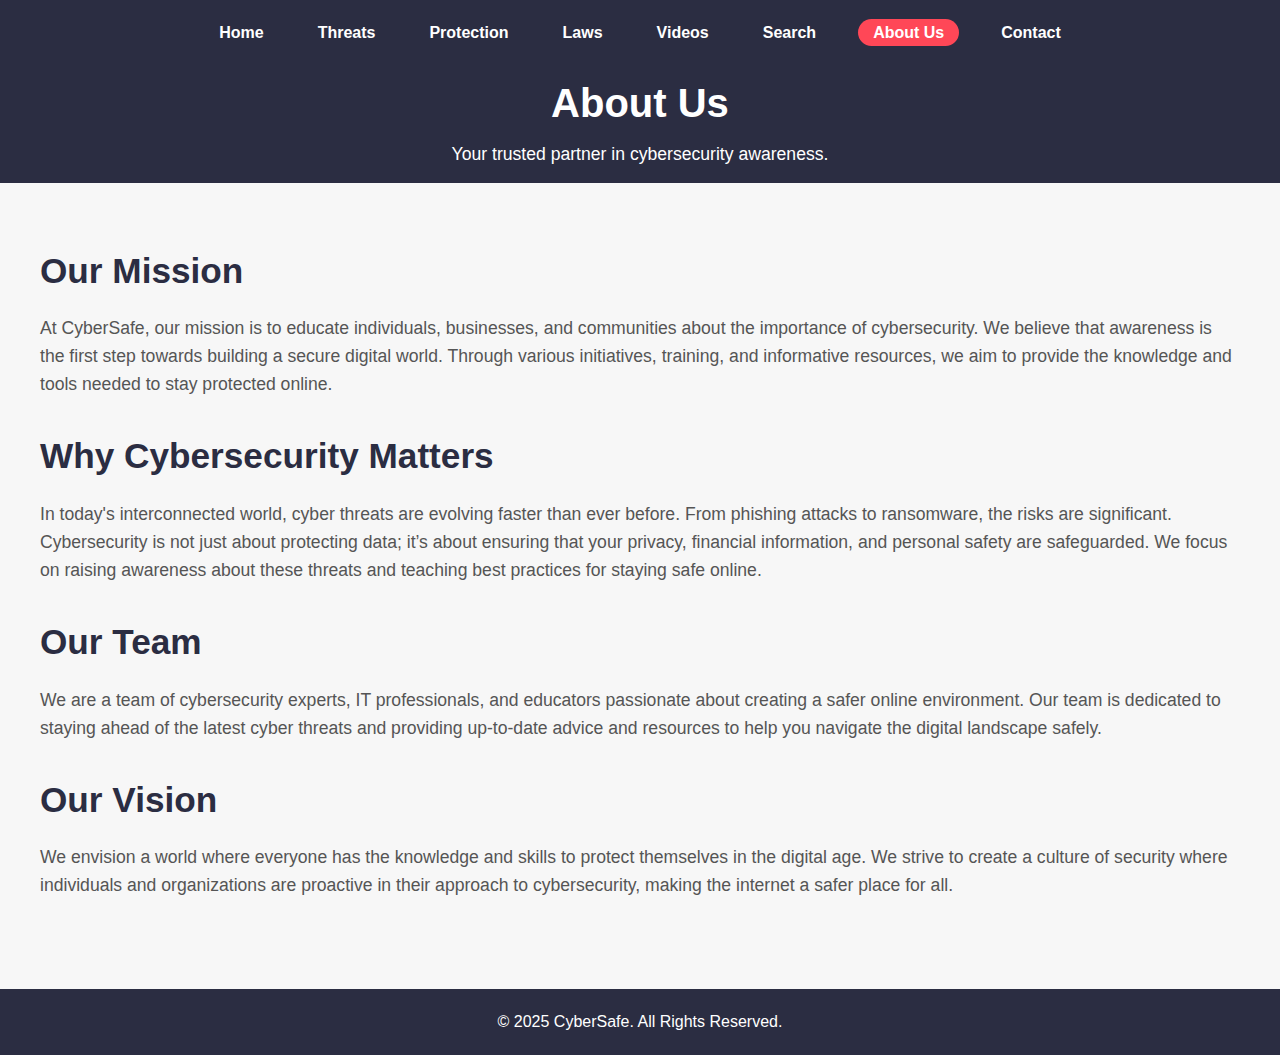
<file: about.html>
<!DOCTYPE html>
<html lang="en">
<head>
    <meta charset="UTF-8">
    <meta name="viewport" content="width=device-width, initial-scale=1.0">
    <meta http-equiv="X-UA-Compatible" content="ie=edge">
    <link rel="stylesheet" href="style.css"> <!-- Main styles -->
    <style>
        /* General styles */
* {
    margin: 0;
    padding: 0;
    box-sizing: border-box;
}

body {
    font-family: 'Arial', sans-serif;
    background-color: #ffffff;
    color: #333;
    line-height: 1.6;
}

/* Header styles */
header {
    background-color: #2b2d42;
    padding: 10px 10px;
    color: #ffffff;
    text-align: center;
    box-shadow: 0 2px 5px rgba(0, 0, 0, 0.2);
}

nav ul {
    display: flex;
    justify-content: center;
    list-style: none;
    padding: 10px 0;
}

nav ul li {
    margin: 0 15px;
}

nav ul li a {
    color: #ffffff;
    text-decoration: none;
    padding: 8px 12px;
    font-weight: bold;
    font-size: 1rem;
    border-radius: 5px;
    transition: background-color 0.3s ease;
}

nav ul li a.active, nav ul li a:hover {
    background-color: #ff4757; /* Changed to red */
}

/* About Section Hero */
.about-hero {
    background-color: #2b2d42;
    color: white;
    padding: 5px 5px; /* Reduced padding */
    text-align: center;
}

.about-hero h2 {
    font-size: 2.5rem; /* Reduced font size */
    margin-bottom: 5px; /* Reduced margin */
    font-family: 'Poppins', sans-serif;
}

.about-hero p {
    font-size: 1.1rem; /* Reduced font size */
    margin-bottom: 10px; /* Reduced margin */
    font-family: 'Roboto', sans-serif;
}

/* About Content Section */
.about-content {
    padding: 60px 20px;
    background-color: #f7f7f7;
}

.about-content .container {
    max-width: 1200px;
    margin: auto;
    text-align: left;
}

.about-content h3 {
    font-size: 2.2rem;
    margin-bottom: 15px;
    font-family: 'Poppins', sans-serif;
    color: #2b2d42;
}

.about-content p {
    font-size: 1.1rem;
    margin-bottom: 30px;
    font-family: 'Roboto', sans-serif;
    color: #555;
}

/* Footer styles */
footer {
    background-color: #2b2d42;
    color: white;
    padding: 20px 0;
    text-align: center;
    font-size: 1rem;
    font-family: 'Roboto', sans-serif;
}

/* Responsive Design */
@media (max-width: 768px) {
    .about-content h3 {
        font-size: 1.8rem;
    }

    .about-content p {
        font-size: 1rem;
    }
}

    </style>
    <title>About Us - Cyber Security Awareness</title>
</head>
<body>
    <header>
        <nav>
            <ul>
                <li><a href="index.html">Home</a></li>
                <li><a href="threats.html">Threats</a></li>
                <li><a href="protection.html">Protection</a></li>
                <li><a href="laws.html">Laws</a></li>
                <li><a href="videos.html">Videos</a></li>
                <li><a href="search.html">Search</a></li>
                <li><a href="about.html" class="active">About Us</a></li>
                <li><a href="contact.html">Contact</a></li>
            </ul>
        </nav>
    </header>

    <section class="about-hero">
        <div class="container">
            <h2>About Us</h2>
            <p>Your trusted partner in cybersecurity awareness.</p>
        </div>
    </section>

    <section class="about-content">
        <div class="container">
            <h3>Our Mission</h3>
            <p>At CyberSafe, our mission is to educate individuals, businesses, and communities about the importance of cybersecurity. We believe that awareness is the first step towards building a secure digital world. Through various initiatives, training, and informative resources, we aim to provide the knowledge and tools needed to stay protected online.</p>

            <h3>Why Cybersecurity Matters</h3>
            <p>In today's interconnected world, cyber threats are evolving faster than ever before. From phishing attacks to ransomware, the risks are significant. Cybersecurity is not just about protecting data; it’s about ensuring that your privacy, financial information, and personal safety are safeguarded. We focus on raising awareness about these threats and teaching best practices for staying safe online.</p>

            <h3>Our Team</h3>
            <p>We are a team of cybersecurity experts, IT professionals, and educators passionate about creating a safer online environment. Our team is dedicated to staying ahead of the latest cyber threats and providing up-to-date advice and resources to help you navigate the digital landscape safely.</p>

            <h3>Our Vision</h3>
            <p>We envision a world where everyone has the knowledge and skills to protect themselves in the digital age. We strive to create a culture of security where individuals and organizations are proactive in their approach to cybersecurity, making the internet a safer place for all.</p>
        </div>
    </section>

    <footer>
        <p>&copy; 2025 CyberSafe. All Rights Reserved.</p>
    </footer>
</body>
</html>
</file>
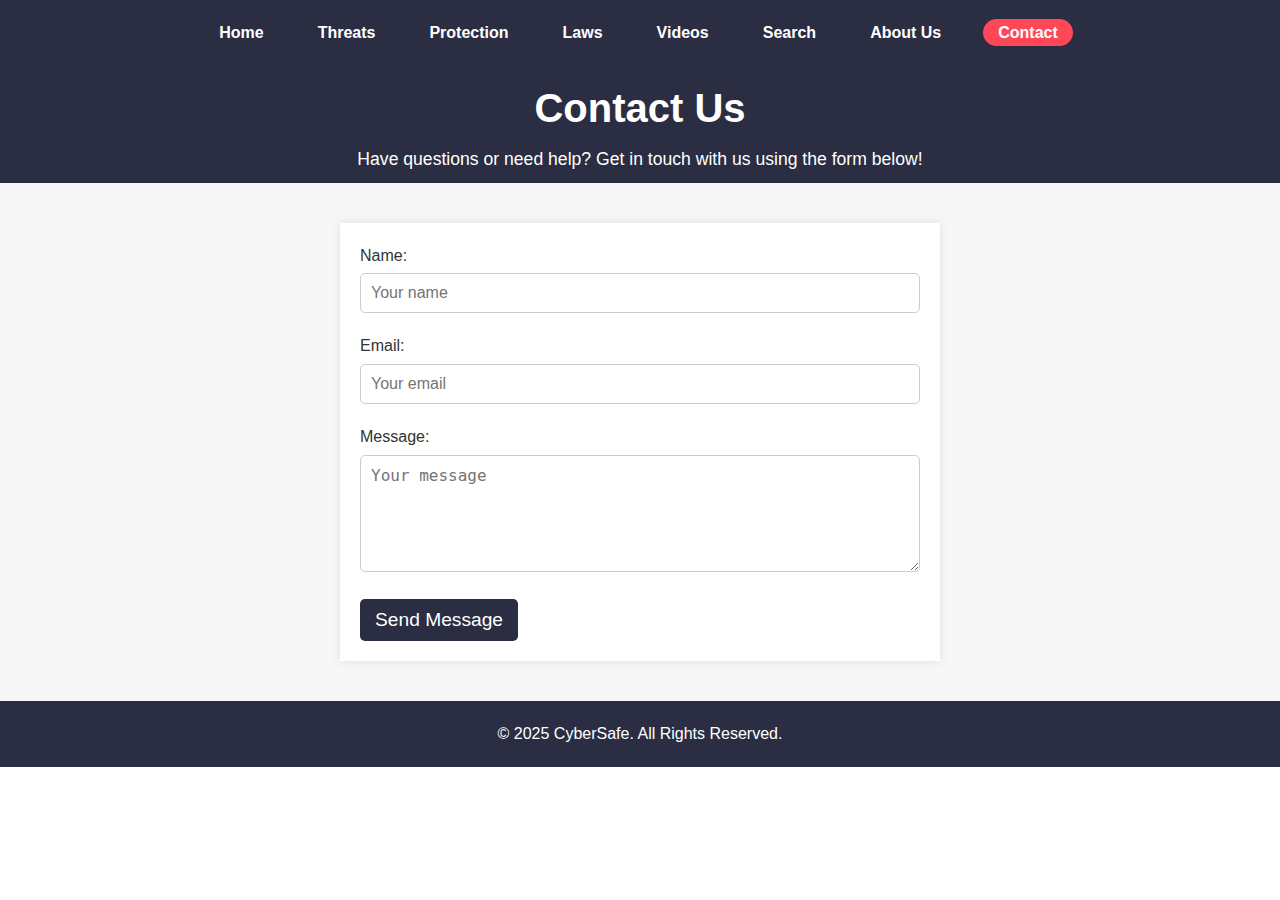
<file: contact.html>
<!DOCTYPE html>
<html lang="en">
<head>
    <meta charset="UTF-8">
    <meta name="viewport" content="width=device-width, initial-scale=1.0">
    <meta http-equiv="X-UA-Compatible" content="ie=edge">
    <link rel="stylesheet" href="style.css"> <!-- Main styles -->
    <style>
        /* General styles */
* {
    margin: 0;
    padding: 0;
    box-sizing: border-box;
}

body {
    font-family: 'Arial', sans-serif;
    background-color: #ffffff;
    color: #333;
    line-height: 1.6;
}

/* Header styles (same across all pages) */
header {
    background-color: #2b2d42;
    padding: 10px 10px;
    color: #ffffff;
    text-align: center;
    box-shadow: 0 2px 5px rgba(0, 0, 0, 0.2);
}

nav ul {
    display: flex;
    justify-content: center;
    list-style: none;
    padding: 10px 0;
}

nav ul li {
    margin: 0 15px;
}

nav ul li a {
    color: #ffffff;
    text-decoration: none;
    padding: 8px 12px;
    font-weight: bold;
    font-size: 1rem;
    border-radius: 5px;
    transition: background-color 0.3s ease;
}

nav ul li a.active, nav ul li a:hover {
    background-color: #ff4757; /* Red hover effect */
}

/* Contact Hero Section */
.contact-hero {
    background-color: #2b2d42;
    color: white;
    padding: 10px;
    text-align: center;
}

.contact-hero h2 {
    font-size: 2.5rem;
    margin-bottom: 5px;
    font-family: 'Poppins', sans-serif;
}

.contact-hero p {
    font-size: 1.1rem;
    margin-bottom: 0px;
    font-family: 'Roboto', sans-serif;
}

/* Contact Form Section */
.contact-form {
    padding: 40px 20px;
    background-color: #f7f7f7;
}

.contact-form .container {
    max-width: 600px;
    margin: auto;
    background-color: #ffffff;
    padding: 20px;
    box-shadow: 0 0 10px rgba(0, 0, 0, 0.1);
}

.contact-form label {
    font-size: 1rem;
    color: #333;
    margin-bottom: 5px;
    display: block;
}

.contact-form input,
.contact-form textarea {
    width: 100%;
    padding: 10px;
    margin-bottom: 20px;
    border: 1px solid #ccc;
    border-radius: 5px;
    font-size: 1rem;
}

.contact-form button {
    background-color: #2b2d42;
    color: #ffffff;
    padding: 10px 15px;
    border: none;
    border-radius: 5px;
    font-size: 1.2rem;
    cursor: pointer;
    transition: background-color 0.3s ease;
}

.contact-form button:hover {
    background-color: #ff4757;
}

/* Footer styles (same across all pages) */
footer {
    background-color: #2b2d42;
    color: white;
    padding: 20px 0;
    text-align: center;
    font-size: 1rem;
    font-family: 'Roboto', sans-serif;
}

/* Responsive Design */
@media (max-width: 768px) {
    .contact-form .container {
        padding: 15px;
    }

    .contact-hero h2 {
        font-size: 2rem;
    }
}

    </style>
    <title>Contact Us - Cyber Security Awareness</title>
</head>
<body>
    <header>
        <nav>
            <ul>
                <li><a href="index.html">Home</a></li>
                <li><a href="threats.html">Threats</a></li>
                <li><a href="protection.html">Protection</a></li>
                <li><a href="laws.html">Laws</a></li>
                <li><a href="videos.html">Videos</a></li>
                <li><a href="search.html">Search</a></li>
                <li><a href="about.html">About Us</a></li>
                <li><a href="contact.html" class="active">Contact</a></li>
            </ul>
        </nav>
    </header>

    <section class="contact-hero">
        <div class="container">
            <h2>Contact Us</h2>
            <p>Have questions or need help? Get in touch with us using the form below!</p>
        </div>
    </section>

    <section class="contact-form">
        <div class="container">
            <form action="#" method="post">
                <label for="name">Name:</label>
                <input type="text" id="name" name="name" placeholder="Your name" required>

                <label for="email">Email:</label>
                <input type="email" id="email" name="email" placeholder="Your email" required>

                <label for="message">Message:</label>
                <textarea id="message" name="message" rows="5" placeholder="Your message" required></textarea>

                <button type="submit">Send Message</button>
            </form>
        </div>
    </section>

    <footer>
        <p>&copy; 2025 CyberSafe. All Rights Reserved.</p>
    </footer>
</body>
</html>
</file>
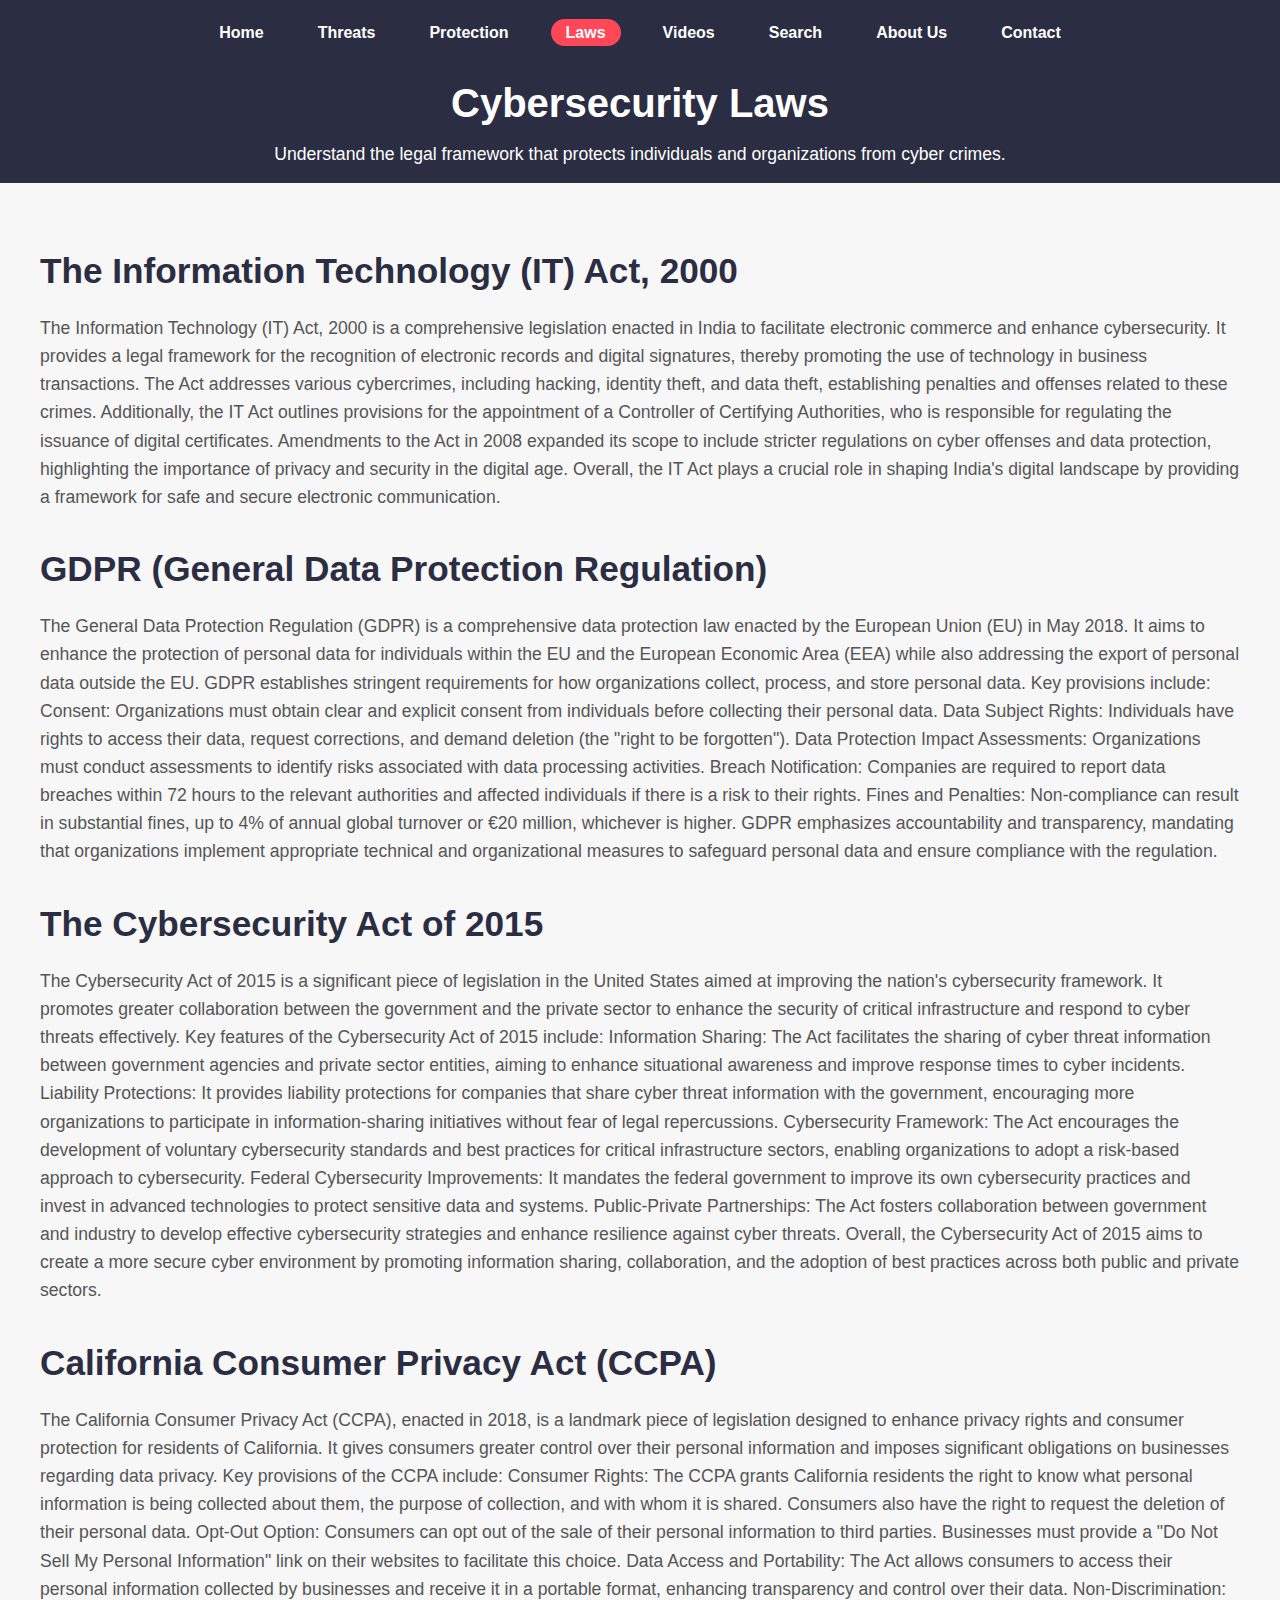
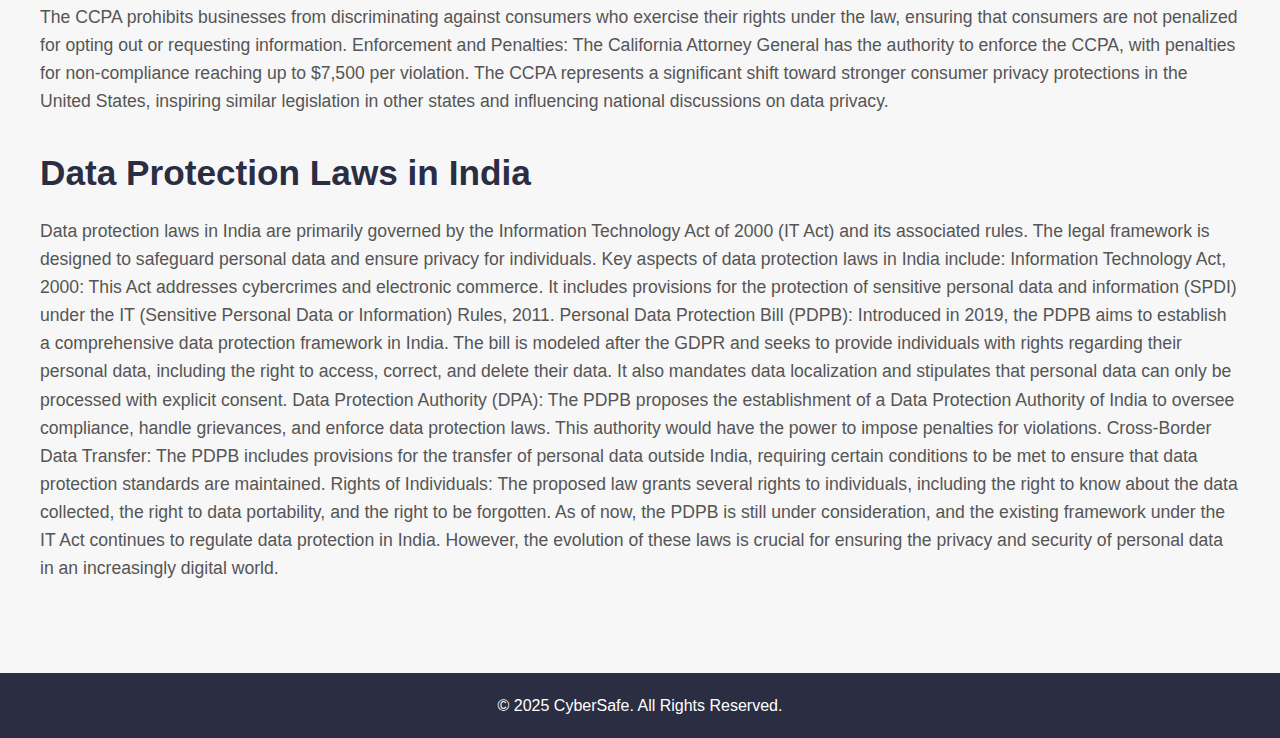
<file: laws.html>
<!DOCTYPE html>
<html lang="en">
<head>
    <meta charset="UTF-8">
    <meta name="viewport" content="width=device-width, initial-scale=1.0">
    <meta http-equiv="X-UA-Compatible" content="ie=edge">
    <link rel="stylesheet" href="style.css"> <!-- Main styles -->
    <style>
        /* General styles */
* {
    margin: 0;
    padding: 0;
    box-sizing: border-box;
}

body {
    font-family: 'Arial', sans-serif;
    background-color: #ffffff;
    color: #333;
    line-height: 1.6;
}

/* Header styles (same across all pages) */
header {
    background-color: #2b2d42;
    padding: 10px 10px;
    color: #ffffff;
    text-align: center;
    box-shadow: 0 2px 5px rgba(0, 0, 0, 0.2);
}

nav ul {
    display: flex;
    justify-content: center;
    list-style: none;
    padding: 10px 0;
}

nav ul li {
    margin: 0 15px;
}

nav ul li a {
    color: #ffffff;
    text-decoration: none;
    padding: 8px 12px;
    font-weight: bold;
    font-size: 1rem;
    border-radius: 5px;
    transition: background-color 0.3s ease;
}

nav ul li a.active, nav ul li a:hover {
    background-color: #ff4757; /* Red hover effect */
}

/* Laws Section Hero */
.laws-hero {
    background-color: #2b2d42;
    color: white;
    padding: 5px 5px;
    text-align: center;
}

.laws-hero h2 {
    font-size: 2.5rem;
    margin-bottom: 5px;
    font-family: 'Poppins', sans-serif;
}

.laws-hero p {
    font-size: 1.1rem;
    margin-bottom: 10px;
    font-family: 'Roboto', sans-serif;
}

/* Laws Content Section */
.laws-content {
    padding: 60px 20px;
    background-color: #f7f7f7;
}

.laws-content .container {
    max-width: 1200px;
    margin: auto;
    text-align: left;
}

.laws-content h3 {
    font-size: 2.2rem;
    margin-bottom: 15px;
    font-family: 'Poppins', sans-serif;
    color: #2b2d42;
}

.laws-content p {
    font-size: 1.1rem;
    margin-bottom: 30px;
    font-family: 'Roboto', sans-serif;
    color: #555;
}

/* Footer styles (same across all pages) */
footer {
    background-color: #2b2d42;
    color: white;
    padding: 20px 0;
    text-align: center;
    font-size: 1rem;
    font-family: 'Roboto', sans-serif;
}

/* Responsive Design */
@media (max-width: 768px) {
    .laws-content h3 {
        font-size: 1.8rem;
    }

    .laws-content p {
        font-size: 1rem;
    }
}

    </style>
    <title>Cybersecurity Laws - Cyber Security Awareness</title>
</head>
<body>
    <header>
        <nav>
            <ul>
                <li><a href="index.html">Home</a></li>
                <li><a href="threats.html">Threats</a></li>
                <li><a href="protection.html">Protection</a></li>
                <li><a href="laws.html" class="active">Laws</a></li>
                <li><a href="videos.html">Videos</a></li>
                <li><a href="search.html">Search</a></li>
                <li><a href="about.html">About Us</a></li>
                <li><a href="contact.html">Contact</a></li>

            </ul>
        </nav>
    </header>

    <section class="laws-hero">
        <div class="container">
            <h2>Cybersecurity Laws</h2>
            <p>Understand the legal framework that protects individuals and organizations from cyber crimes.</p>
        </div>
    </section>

    <section class="laws-content">
        <div class="container">
            <h3>The Information Technology (IT) Act, 2000</h3>
            <p>
                The Information Technology (IT) Act, 2000 is a comprehensive legislation enacted in India to facilitate electronic commerce and enhance cybersecurity. It provides a legal framework for the recognition of electronic records and digital signatures, thereby promoting the use of technology in business transactions. The Act addresses various cybercrimes, including hacking, identity theft, and data theft, establishing penalties and offenses related to these crimes.
                Additionally, the IT Act outlines provisions for the appointment of a Controller of Certifying Authorities, who is responsible for regulating the issuance of digital certificates. Amendments to the Act in 2008 expanded its scope to include stricter regulations on cyber offenses and data protection, highlighting the importance of privacy and security in the digital age. Overall, the IT Act plays a crucial role in shaping India's digital landscape by providing a framework for safe and secure electronic communication.
            </p>
            <h3>GDPR (General Data Protection Regulation)</h3>
            <p>
                The General Data Protection Regulation (GDPR) is a comprehensive data protection law enacted by the European Union (EU) in May 2018. It aims to enhance the protection of personal data for individuals within the EU and the European Economic Area (EEA) while also addressing the export of personal data outside the EU.

                GDPR establishes stringent requirements for how organizations collect, process, and store personal data. Key provisions include:

                Consent: Organizations must obtain clear and explicit consent from individuals before collecting their personal data.

                Data Subject Rights: Individuals have rights to access their data, request corrections, and demand deletion (the "right to be forgotten").

                Data Protection Impact Assessments: Organizations must conduct assessments to identify risks associated with data processing activities.

                Breach Notification: Companies are required to report data breaches within 72 hours to the relevant authorities and affected individuals if there is a risk to their rights.

                Fines and Penalties: Non-compliance can result in substantial fines, up to 4% of annual global turnover or €20 million, whichever is higher.

                GDPR emphasizes accountability and transparency, mandating that organizations implement appropriate technical and organizational measures to safeguard personal data and ensure compliance with the regulation. 
            </p>
            <h3>The Cybersecurity Act of 2015</h3>
            <p>
                The Cybersecurity Act of 2015 is a significant piece of legislation in the United States aimed at improving the nation's cybersecurity framework. It promotes greater collaboration between the government and the private sector to enhance the security of critical infrastructure and respond to cyber threats effectively.

                Key features of the Cybersecurity Act of 2015 include:

                Information Sharing: The Act facilitates the sharing of cyber threat information between government agencies and private sector entities, aiming to enhance situational awareness and improve response times to cyber incidents.

                Liability Protections: It provides liability protections for companies that share cyber threat information with the government, encouraging more organizations to participate in information-sharing initiatives without fear of legal repercussions.

                Cybersecurity Framework: The Act encourages the development of voluntary cybersecurity standards and best practices for critical infrastructure sectors, enabling organizations to adopt a risk-based approach to cybersecurity.

                Federal Cybersecurity Improvements: It mandates the federal government to improve its own cybersecurity practices and invest in advanced technologies to protect sensitive data and systems.

                Public-Private Partnerships: The Act fosters collaboration between government and industry to develop effective cybersecurity strategies and enhance resilience against cyber threats.

                Overall, the Cybersecurity Act of 2015 aims to create a more secure cyber environment by promoting information sharing, collaboration, and the adoption of best practices across both public and private sectors.
            </p>
            <h3>California Consumer Privacy Act (CCPA)</h3>
           <p>
            The California Consumer Privacy Act (CCPA), enacted in 2018, is a landmark piece of legislation designed to enhance privacy rights and consumer protection for residents of California. It gives consumers greater control over their personal information and imposes significant obligations on businesses regarding data privacy.

            Key provisions of the CCPA include:
            
            Consumer Rights: The CCPA grants California residents the right to know what personal information is being collected about them, the purpose of collection, and with whom it is shared. Consumers also have the right to request the deletion of their personal data.
            
            Opt-Out Option: Consumers can opt out of the sale of their personal information to third parties. Businesses must provide a "Do Not Sell My Personal Information" link on their websites to facilitate this choice.
            
            Data Access and Portability: The Act allows consumers to access their personal information collected by businesses and receive it in a portable format, enhancing transparency and control over their data.
            
            Non-Discrimination: The CCPA prohibits businesses from discriminating against consumers who exercise their rights under the law, ensuring that consumers are not penalized for opting out or requesting information.
            
            Enforcement and Penalties: The California Attorney General has the authority to enforce the CCPA, with penalties for non-compliance reaching up to $7,500 per violation.
            
            The CCPA represents a significant shift toward stronger consumer privacy protections in the United States, inspiring similar legislation in other states and influencing national discussions on data privacy.
           </p>
            <h3>Data Protection Laws in India</h3>
            <p>
                Data protection laws in India are primarily governed by the Information Technology Act of 2000 (IT Act) and its associated rules. The legal framework is designed to safeguard personal data and ensure privacy for individuals. Key aspects of data protection laws in India include:

                Information Technology Act, 2000: This Act addresses cybercrimes and electronic commerce. It includes provisions for the protection of sensitive personal data and information (SPDI) under the IT (Sensitive Personal Data or Information) Rules, 2011.

                Personal Data Protection Bill (PDPB): Introduced in 2019, the PDPB aims to establish a comprehensive data protection framework in India. The bill is modeled after the GDPR and seeks to provide individuals with rights regarding their personal data, including the right to access, correct, and delete their data. It also mandates data localization and stipulates that personal data can only be processed with explicit consent.

                Data Protection Authority (DPA): The PDPB proposes the establishment of a Data Protection Authority of India to oversee compliance, handle grievances, and enforce data protection laws. This authority would have the power to impose penalties for violations.

                Cross-Border Data Transfer: The PDPB includes provisions for the transfer of personal data outside India, requiring certain conditions to be met to ensure that data protection standards are maintained.

                Rights of Individuals: The proposed law grants several rights to individuals, including the right to know about the data collected, the right to data portability, and the right to be forgotten.

                As of now, the PDPB is still under consideration, and the existing framework under the IT Act continues to regulate data protection in India. However, the evolution of these laws is crucial for ensuring the privacy and security of personal data in an increasingly digital world.
            </p>
        </div>
    </section>

    <footer>
        <p>&copy; 2025 CyberSafe. All Rights Reserved.</p>
    </footer>
</body>
</html>
</file>
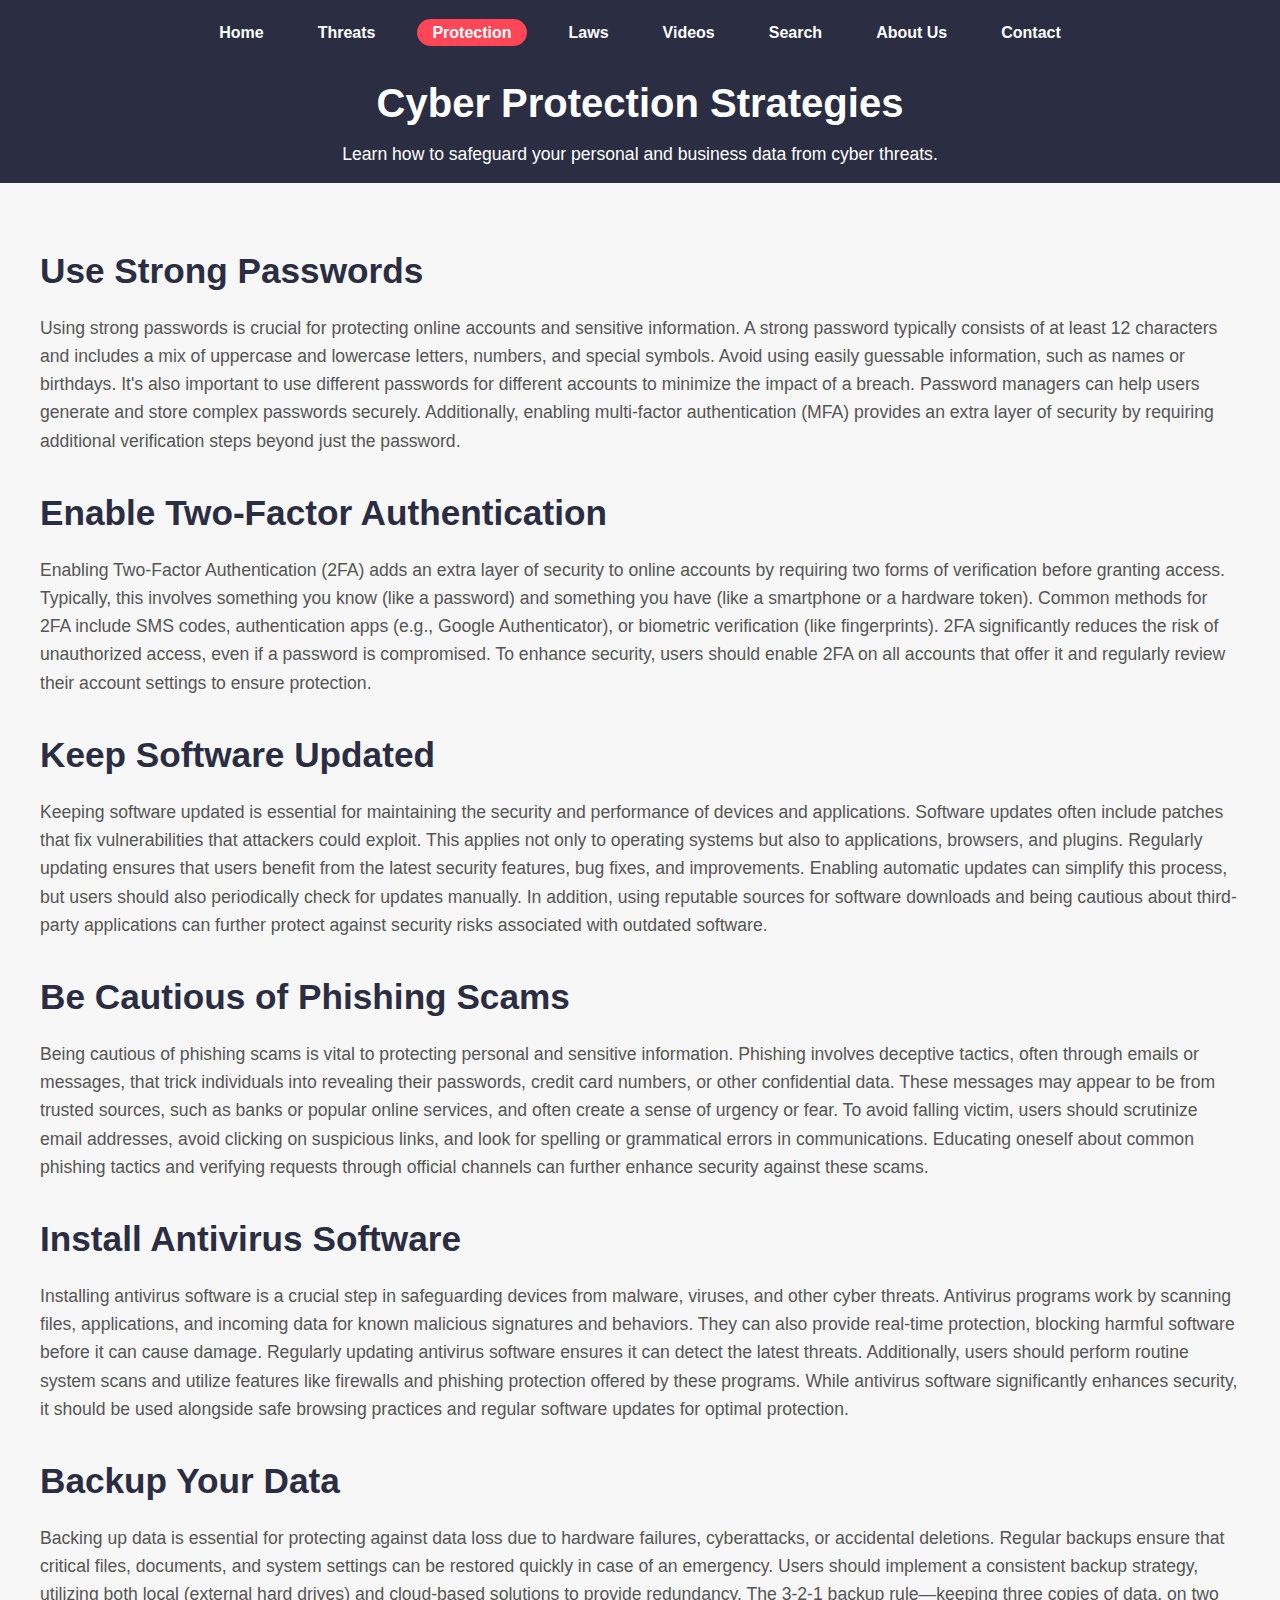
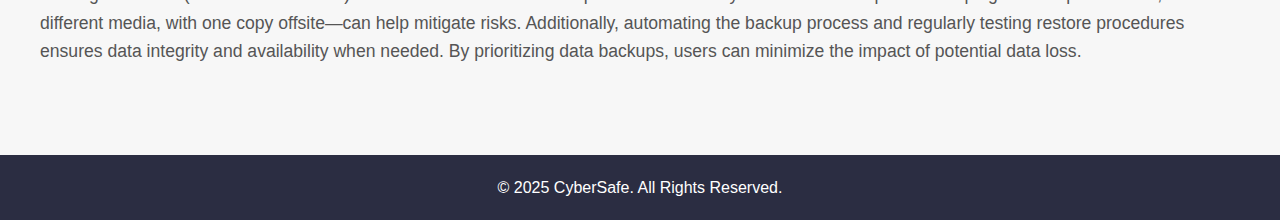
<file: protection.html>
<!DOCTYPE html>
<html lang="en">
<head>
    <meta charset="UTF-8">
    <meta name="viewport" content="width=device-width, initial-scale=1.0">
    <meta http-equiv="X-UA-Compatible" content="ie=edge">
    <link rel="stylesheet" href="style.css"> <!-- Main styles -->
    <style>
        /* General styles */
* {
    margin: 0;
    padding: 0;
    box-sizing: border-box;
}

body {
    font-family: 'Arial', sans-serif;
    background-color: #ffffff;
    color: #333;
    line-height: 1.6;
}

/* Header styles (same across all pages) */
header {
    background-color: #2b2d42;
    padding: 10px 10px;
    color: #ffffff;
    text-align: center;
    box-shadow: 0 2px 5px rgba(0, 0, 0, 0.2);
}

nav ul {
    display: flex;
    justify-content: center;
    list-style: none;
    padding: 10px 0;
}

nav ul li {
    margin: 0 15px;
}

nav ul li a {
    color: #ffffff;
    text-decoration: none;
    padding: 8px 12px;
    font-weight: bold;
    font-size: 1rem;
    border-radius: 5px;
    transition: background-color 0.3s ease;
}

nav ul li a.active, nav ul li a:hover {
    background-color: #ff4757; /* Red hover effect */
}

/* Protection Section Hero */
.protection-hero {
    background-color: #2b2d42;
    color: white;
    padding: 5px 5px;
    text-align: center;
}

.protection-hero h2 {
    font-size: 2.5rem;
    margin-bottom: 5px;
    font-family: 'Poppins', sans-serif;
}

.protection-hero p {
    font-size: 1.1rem;
    margin-bottom: 10px;
    font-family: 'Roboto', sans-serif;
}

/* Protection Content Section */
.protection-content {
    padding: 60px 20px;
    background-color: #f7f7f7;
}

.protection-content .container {
    max-width: 1200px;
    margin: auto;
    text-align: left;
}

.protection-content h3 {
    font-size: 2.2rem;
    margin-bottom: 15px;
    font-family: 'Poppins', sans-serif;
    color: #2b2d42;
}

.protection-content p {
    font-size: 1.1rem;
    margin-bottom: 30px;
    font-family: 'Roboto', sans-serif;
    color: #555;
}

/* Footer styles (same across all pages) */
footer {
    background-color: #2b2d42;
    color: white;
    padding: 20px 0;
    text-align: center;
    font-size: 1rem;
    font-family: 'Roboto', sans-serif;
}

/* Responsive Design */
@media (max-width: 768px) {
    .protection-content h3 {
        font-size: 1.8rem;
    }

    .protection-content p {
        font-size: 1rem;
    }
}

    </style>
    <title>Protection - Cyber Security Awareness</title>
</head>
<body>
    <header>
        <nav>
            <ul>
                <li><a href="index.html">Home</a></li>
                <li><a href="threats.html">Threats</a></li>
                <li><a href="protection.html" class="active">Protection</a></li>
                <li><a href="laws.html">Laws</a></li>
                <li><a href="videos.html">Videos</a></li>
                <li><a href="search.html">Search</a></li>
                <li><a href="about.html">About Us</a></li>
                <li><a href="contact.html">Contact</a></li>

            </ul>
        </nav>
    </header>

    <section class="protection-hero">
        <div class="container">
            <h2>Cyber Protection Strategies</h2>
            <p>Learn how to safeguard your personal and business data from cyber threats.</p>
        </div>
    </section>

    <section class="protection-content">
        <div class="container">
            <h3>Use Strong Passwords</h3>
           <p>
            Using strong passwords is crucial for protecting online accounts and sensitive information. A strong password typically consists of at least 12 characters and includes a mix of uppercase and lowercase letters, numbers, and special symbols. Avoid using easily guessable information, such as names or birthdays. It's also important to use different passwords for different accounts to minimize the impact of a breach. Password managers can help users generate and store complex passwords securely. Additionally, enabling multi-factor authentication (MFA) provides an extra layer of security by requiring additional verification steps beyond just the password.
           </p>
            <h3>Enable Two-Factor Authentication</h3>
            <p>
                Enabling Two-Factor Authentication (2FA) adds an extra layer of security to online accounts by requiring two forms of verification before granting access. Typically, this involves something you know (like a password) and something you have (like a smartphone or a hardware token). Common methods for 2FA include SMS codes, authentication apps (e.g., Google Authenticator), or biometric verification (like fingerprints). 2FA significantly reduces the risk of unauthorized access, even if a password is compromised. To enhance security, users should enable 2FA on all accounts that offer it and regularly review their account settings to ensure protection.
            </p>
            <h3>Keep Software Updated</h3>
           <p>
            Keeping software updated is essential for maintaining the security and performance of devices and applications. Software updates often include patches that fix vulnerabilities that attackers could exploit. This applies not only to operating systems but also to applications, browsers, and plugins. Regularly updating ensures that users benefit from the latest security features, bug fixes, and improvements. Enabling automatic updates can simplify this process, but users should also periodically check for updates manually. In addition, using reputable sources for software downloads and being cautious about third-party applications can further protect against security risks associated with outdated software.
           </p>
            <h3>Be Cautious of Phishing Scams</h3>
            <p>
                Being cautious of phishing scams is vital to protecting personal and sensitive information. Phishing involves deceptive tactics, often through emails or messages, that trick individuals into revealing their passwords, credit card numbers, or other confidential data. These messages may appear to be from trusted sources, such as banks or popular online services, and often create a sense of urgency or fear. To avoid falling victim, users should scrutinize email addresses, avoid clicking on suspicious links, and look for spelling or grammatical errors in communications. Educating oneself about common phishing tactics and verifying requests through official channels can further enhance security against these scams.
            </p>
            <h3>Install Antivirus Software</h3>
            <p>
                Installing antivirus software is a crucial step in safeguarding devices from malware, viruses, and other cyber threats. Antivirus programs work by scanning files, applications, and incoming data for known malicious signatures and behaviors. They can also provide real-time protection, blocking harmful software before it can cause damage. Regularly updating antivirus software ensures it can detect the latest threats. Additionally, users should perform routine system scans and utilize features like firewalls and phishing protection offered by these programs. While antivirus software significantly enhances security, it should be used alongside safe browsing practices and regular software updates for optimal protection.
            </p>
            <h3>Backup Your Data</h3>
            <p>    
                Backing up data is essential for protecting against data loss due to hardware failures, cyberattacks, or accidental deletions. Regular backups ensure that critical files, documents, and system settings can be restored quickly in case of an emergency. Users should implement a consistent backup strategy, utilizing both local (external hard drives) and cloud-based solutions to provide redundancy. The 3-2-1 backup rule—keeping three copies of data, on two different media, with one copy offsite—can help mitigate risks. Additionally, automating the backup process and regularly testing restore procedures ensures data integrity and availability when needed. By prioritizing data backups, users can minimize the impact of potential data loss.
            </p>
        </div>
    </section>

    <footer>
        <p>&copy; 2025 CyberSafe. All Rights Reserved.</p>
    </footer>
</body>
</html>
</file>
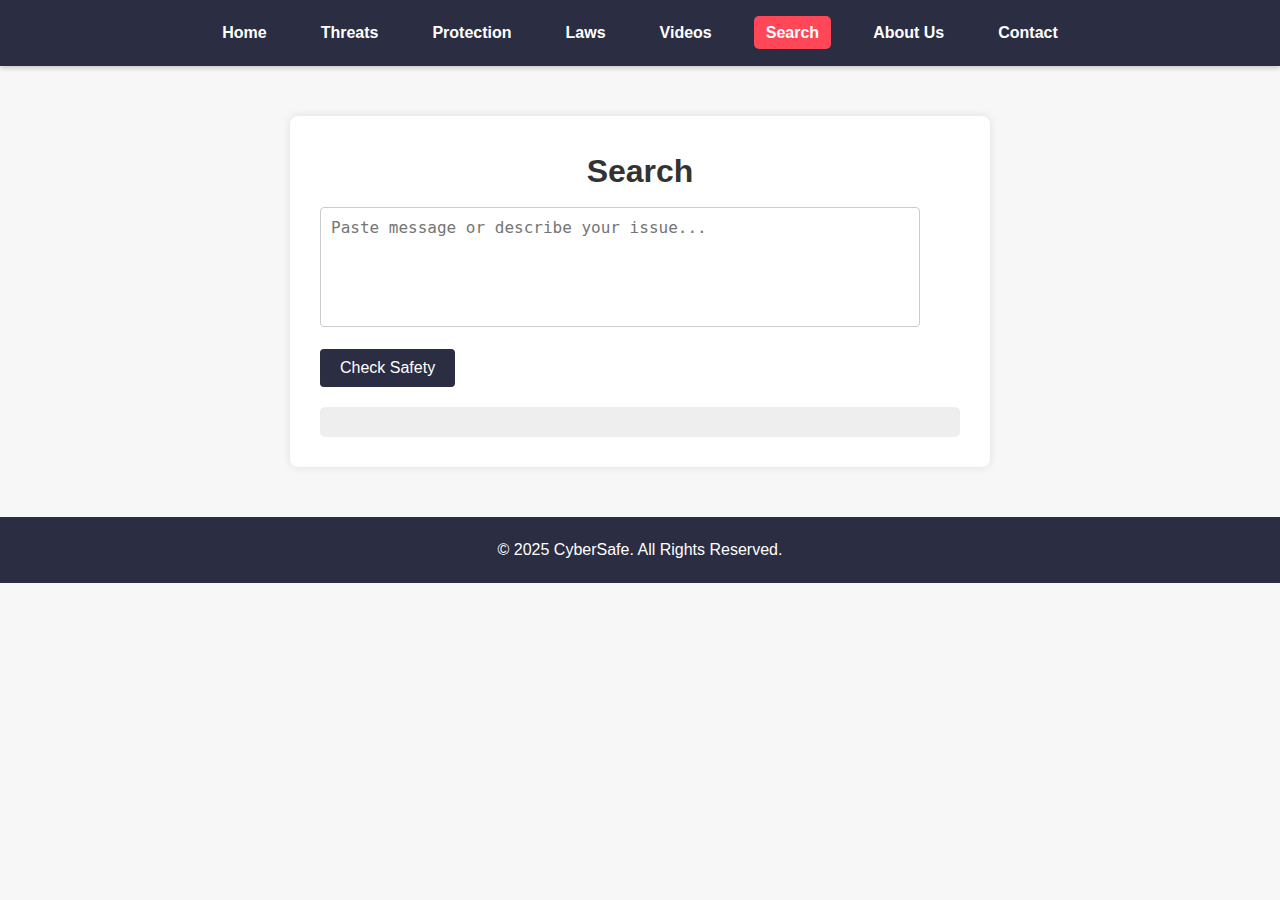
<file: search.html>
<!DOCTYPE html>
<html lang="en">
<head>
  <meta charset="UTF-8" />
  <meta name="viewport" content="width=device-width, initial-scale=1.0"/>
  <title>Search - Cyber Security Awareness</title>
  <style>
    
      body {
    font-family: 'Arial', sans-serif;
    background-color: #f7f7f7;
    color: #333;
    line-height: 1.6;
}

* {
    margin: 0;
    padding: 0;
    box-sizing: border-box;
}

/* Header styles (same across all pages) */
header {
    background-color: #2b2d42;
    padding: 10px 10px;
    color: #ffffff;
    text-align: center;
    box-shadow: 0 2px 5px rgba(0, 0, 0, 0.2);
}

nav ul {
    display: flex;
    justify-content: center;
    list-style: none;
    padding: 10px 0;
}

nav ul li {
    margin: 0 15px;
}

nav ul li a {
    color: #ffffff;
    text-decoration: none;
    padding: 8px 12px;
    font-weight: bold;
    font-size: 1rem;
    border-radius: 5px;
    transition: background-color 0.3s ease;
}

nav ul li a.active, nav ul li a:hover {
    background-color: #ff4757; /* Red hover effect */
}
/* Footer styles (same across all pages) */
footer {
    background-color: #2b2d42;
    color: white;
    padding: 20px 0;
    text-align: center;
    font-size: 1rem;
    font-family: 'Roboto', sans-serif;
}

/* Responsive Design */
@media (max-width: 768px) {
    .contact-form .container {
        padding: 15px;
    }

    .contact-hero h2 {
        font-size: 2rem;
    }
}


.container {
  width: 90%;
  max-width: 700px;
  margin: 50px auto;
  padding: 30px;
  background: #fff;
  border-radius: 8px;
  box-shadow: 0 0 10px rgba(0,0,0,0.1);
}

h1 {
  text-align: center;
  color: #333;
}

textarea {
  width: 100%;
  max-width: 600px; /* Set max width */
  height: 120px; /* Fixed height */
  max-height: 120px; /* Ensure it does not expand beyond this */
  padding: 10px;
  font-size: 16px;
  margin-top: 10px;
  border: 1px solid #ccc;
  border-radius: 4px;
  resize: none; /* Disable resizing of the textarea */
}


button {
  margin-top: 15px;
  padding: 10px 20px;
  background-color: #2b2d42;
  border: none;
  color: white;
  font-size: 16px;
  border-radius: 4px;
  cursor: pointer;
}

button:hover {
  background-color: #ff4757;
}

.result-box {
  margin-top: 20px;
  padding: 15px;
  border-radius: 5px;
  background-color: #eee;
}

  </style>
</head>
<body>
  <header>
    <nav>
        <ul>
            <li><a href="index.html">Home</a></li>
            <li><a href="threats.html">Threats</a></li>
            <li><a href="protection.html">Protection</a></li>
            <li><a href="laws.html">Laws</a></li>
            <li><a href="videos.html">Videos</a></li>
            <li><a href="search.html" class="active">Search</a></li>
            <li><a href="about.html">About Us</a></li>
            <li><a href="contact.html">Contact</a></li>
        </ul>
    </nav>
</header>

  <div class="container">
    <h1>Search</h1>
    <textarea id="userInput" placeholder="Paste message or describe your issue..."></textarea>
    <button onclick="analyzeText()">Check Safety</button>
    <div id="result" class="result-box"></div>
  </div>

  <footer>
    <p>&copy; 2025 CyberSafe. All Rights Reserved.</p>
</footer>

  <script>
      function analyzeText() {
  const input = document.getElementById("userInput").value.toLowerCase();
  const resultBox = document.getElementById("result");
  let status = "Unknown";
  let threatType = "Undetermined";
  let description = "Not enough context to determine threat.";
  let solution = "Please provide more detailed information.";

  // === SAFE PATTERNS (Legitimate Notifications) ===
  // Order matters: more specific patterns should be placed before less specific ones.
  const safePatterns = [
    {
      // Dedicated safe pattern for LinkedIn notifications.
      keywords: ["linkedin", "profile updated", "linkedin profile", "linkedin team"],
      label: "LinkedIn Profile Update Notification",
      status: "Safe",
      description: "This appears to be a legitimate LinkedIn profile update notification.",
      solution: "No action needed. If you did not make these changes, secure your account immediately."
    },
    {
      // Dedicated safe pattern for Microsoft Office notifications.
      keywords: ["microsoft office", "office 365", "subscription will be renewed", "microsoft office support", "office.com", "billing details"],
      label: "Microsoft Office Subscription Renewal Notification",
      status: "Safe",
      description: "This appears to be a legitimate notification regarding your Microsoft Office 365 subscription.",
      solution: "No action needed. Check your Microsoft account for further details."
    },
    {
      keywords: ["new software release", "software update", "update you on", "major improvements", "download new version", "rolling out"],
      label: "Software Update Notification",
      status: "Safe",
      description: "This message is a legitimate software update announcement.",
      solution: "No action needed. Enjoy the new software release."
    },
    {
      keywords: ["spotify", "premium membership", "membership has been", "successfully renewed", "subscription", "renewal", "update your payment method", "spotify team"],
      label: "Spotify Subscription Renewal Notification",
      status: "Safe",
      description: "This appears to be a legitimate notification regarding your Spotify subscription.",
      solution: "No action needed. Your subscription is active."
    },
    {
      keywords: ["google drive", "storage plan", "successfully updated", "you now have", "google drive team"],
      label: "Google Drive Storage Update Notification",
      status: "Safe",
      description: "This appears to be a legitimate notification from Google Drive regarding your storage plan.",
      solution: "No action needed. Check your Google Drive account for details."
    },
    {
      keywords: ["netflix", "subscription", "renewed", "premium", "account updated", "netflix team"],
      label: "Netflix Subscription Notification",
      status: "Safe",
      description: "This appears to be a legitimate Netflix notification regarding your account or subscription update.",
      solution: "No action needed. Verify with Netflix if needed."
    },
    {
      keywords: ["jio", "recharge", "subscription updated", "account", "thanks for choosing", "jio team"],
      label: "Jio Account Notification",
      status: "Safe",
      description: "This appears to be a legitimate notification regarding your Jio account or subscription.",
      solution: "No action needed. Confirm with official Jio communications if necessary."
    },
    {
      keywords: ["apple store", "order", "successfully processed", "tracking number", "order shipped", "apple store customer", "apple team"],
      label: "Apple Store Order Confirmation",
      status: "Safe",
      description: "This appears to be a legitimate order confirmation from the Apple Store.",
      solution: "No action needed. Check your Apple Store account for details."
    },
    {
      keywords: ["amazon", "order confirmation", "order has been", "shipped", "tracking number", "amazon team", "your order"],
      label: "Amazon Order Confirmation",
      status: "Safe",
      description: "This appears to be a legitimate order confirmation from Amazon.",
      solution: "No action needed. Check your Amazon account for details."
    },
    {
      keywords: ["ebay", "order confirmed", "your order", "order has been", "shipped", "ebay team"],
      label: "eBay Order Confirmation",
      status: "Safe",
      description: "This appears to be a legitimate order confirmation from eBay.",
      solution: "No action needed. Verify the details in your eBay account."
    },
    {
      keywords: ["walmart", "order confirmation", "order has been", "shipped", "tracking number", "walmart team", "your order"],
      label: "Walmart Order Confirmation",
      status: "Safe",
      description: "This appears to be a legitimate order confirmation from Walmart.",
      solution: "No action needed. Check your Walmart account for updates."
    },
    {
      keywords: ["best buy", "order confirmation", "order has been", "shipped", "tracking number", "best buy team"],
      label: "Best Buy Order Confirmation",
      status: "Safe",
      description: "This appears to be a legitimate order confirmation from Best Buy.",
      solution: "No action needed. Verify your order details via Best Buy."
    },// Additional Safe Patterns
    {
      keywords: ["connection request", "linkedin connection", "sent you an invitation", "linkedin invite"],
      label: "LinkedIn Connection Request",
      status: "Safe",
      description: "This appears to be a legitimate LinkedIn connection request notification.",
      solution: "No action needed. If you did not send or accept this request, you can ignore it."
    },
    {
      keywords: ["google account", "security alert", "login attempt", "new device", "google security"],
      label: "Google Account Security Alert",
      status: "Safe",
      description: "This is a legitimate security alert regarding a login attempt on your Google account.",
      solution: "If this was not you, follow the steps in the alert to secure your account."
    },
    {
      keywords: ["facebook login", "new device", "login from", "facebook security alert"],
      label: "Facebook Login Alert",
      status: "Safe",
      description: "This appears to be a legitimate Facebook login alert.",
      solution: "If you didn't make this login, please secure your Facebook account."
    },
    {
      keywords: ["instagram password reset", "reset your password", "request to reset", "instagram support"],
      label: "Instagram Password Reset Request",
      status: "Safe",
      description: "This is a legitimate request to reset your Instagram password.",
      solution: "If you requested the reset, follow the instructions. If not, report it to Instagram support."
    },
    {
      keywords: ["twitter account activity", "login attempt", "new device", "twitter support"],
      label: "Twitter Account Activity Notification",
      status: "Safe",
      description: "This is a legitimate notification regarding your Twitter account activity.",
      solution: "If this wasn't you, secure your account by changing your password."
    },
    {
      keywords: ["slack message", "new notification", "you've been mentioned", "slack team"],
      label: "Slack Message/Notification",
      status: "Safe",
      description: "This appears to be a legitimate Slack notification for a new message or mention.",
      solution: "No action needed. Check your Slack workspace for the new messages."
    },
    {
      keywords: ["zoom meeting", "meeting invite", "zoom.us", "join the meeting"],
      label: "Zoom Meeting Invitation",
      status: "Safe",
      description: "This is a legitimate Zoom meeting invitation.",
      solution: "If you were expecting this invite, you can join the meeting using the link provided."
    },
    {
      keywords: ["dropbox storage", "storage plan", "plan updated", "dropbox team"],
      label: "Dropbox Storage Plan Update",
      status: "Safe",
      description: "This appears to be a legitimate notification from Dropbox about your storage plan.",
      solution: "No action needed. Check your Dropbox account for details."
    },
    {
      keywords: ["paypal transaction", "receipt", "payment received", "paypal team"],
      label: "Paypal Transaction Receipt",
      status: "Safe",
      description: "This appears to be a legitimate PayPal transaction receipt for a recent payment.",
      solution: "No action needed. Verify the transaction details in your PayPal account."
    },
    {
      keywords: ["amazon prime", "membership renewed", "subscription renewed", "amazon team"],
      label: "Amazon Prime Subscription Renewal",
      status: "Safe",
      description: "This appears to be a legitimate Amazon Prime membership renewal notification.",
      solution: "No action needed. Your Amazon Prime membership is active."
    },
    {
      keywords: ["amazon prime", "membership has been renewed", "your prime membership", "amazon team", "billing statement", "free shipping", "prime video", "amazon.com/your-account"],
      label: "Amazon Prime Membership Renewal Notification",
      status: "Safe",
      description: "This appears to be a legitimate notification regarding your Amazon Prime membership renewal.",
      solution: "No action needed. Your Amazon Prime subscription is active."
    },
    {
      keywords: ["apple store", "order has shipped", "tracking number", "apple support", "thank you for your purchase", "order number"],
      label: "Apple Store Order Confirmation",
      status: "Safe",
      description: "This appears to be a legitimate order confirmation from the Apple Store.",
      solution: "No action needed. Check your Apple Store account for details."
    }

  ];

  // === DANGEROUS / SCAM PATTERNS ===
  const dangerousPatterns = [ 
    {
      keywords: ["otp", "verification", "code", "verify here", "secure your account", "login attempt", "enter code"],
      label: "OTP & Verification Scam",
      status: "Dangerous",
      description: "Scammers often create fake verification prompts with fake OTPs to steal your accounts.",
      solution: "Never share OTPs with anyone. Always verify through trusted official channels."
    },
    {
    keywords: ["paypal", "account limited", "verify now", "security alert", "login attempt", "new device", "contact paypal support"],
    label: "Phishing Scam",
    status: "Dangerous",
    description: "This is a phishing attempt designed to steal your PayPal credentials by tricking you into verifying your identity through a fake link.",
    solution: "Do not click on any links. Always verify by logging into PayPal directly through the official website."
    },
    {
    keywords: ["netflix", "subscription", "renewed", "billing details", "update payment information", "avoid renewal", "suspend account", "click the link"],
    label: "Netflix Subscription Phishing Scam",
    status: "Dangerous",
    description: "This is a phishing attempt trying to steal your payment information by pretending to be a Netflix subscription renewal notice.",
    solution: "Do not click on any links. Always verify by logging into Netflix directly through the official website."
    },
    {
      keywords: [".biz", ".ru", ".net", ".co", "cloud-drivez", "maliciousdomain", "suspiciouslink", "download invoice"],
      label: "Suspicious Link / Malware Delivery",
      status: "Dangerous",
      description: "The message may direct you to a malicious website or initiate a malware download.",
      solution: "Avoid clicking on any suspicious links, especially from unknown domains. Run an antivirus scan if necessary."
    },
    {
      keywords: ["remote job", "quickstartcareer", "job offer", "selected for job", "earn $500/day", "work from home", "apply here", "contract attached", "sign digitally", "send back completed form"],
      label: "Fake Job Offer Scam",
      status: "Dangerous",
      description: "This is a fake job offer scam designed to lure you into sharing personal information or downloading malicious files.",
      solution: "Do not download attachments or sign documents from unsolicited job offers."
    },
    {
      keywords: ["crypto", "btc wallet", "elon musk", "free eth", "spacexcrypto", "send btc", "join here"],
      label: "Crypto Giveaway Scam",
      status: "Dangerous",
      description: "These scams promise cryptocurrency giveaways but aim to steal funds.",
      solution: "Never send cryptocurrency, especially for 'free' offers. Verify through trusted channels."
    },
    {
      keywords: ["system is infected", "viruses detected", "call support", "contact us immediately", "security team", "your account is at risk", "tech support", "support center"],
      label: "Tech Support Scam",
      status: "Dangerous",
      description: "This is a tech support scam trying to scare you into calling fake support numbers and potentially compromising your personal information.",
      solution: "Do not call the number provided. Always use official support channels."
    },
    {
      keywords: ["ceo", "urgent transfer", "gift cards", "send codes", "impersonation", "money transfer", "payment request"],
      label: "Social Engineering / CEO Fraud",
      status: "Dangerous",
      description: "Scammers impersonate trusted figures to manipulate you into sending money or gift cards.",
      solution: "Always verify via a separate communication channel before transferring funds."
    },
    {
      keywords: ["suspicious debit", "banking-alerts", "confirm now", "account blocked", "login required", "verify account"],
      label: "Banking Scam",
      status: "Dangerous",
      description: "Fake messages mimic banks or payment services to steal your login details or money.",
      solution: "Never click on links from emails or texts. Log in directly through the bank’s website."
    },
    {
      keywords: ["won", "prize", "gift card", "lottery", "claim now", "insta-giveaway", "free iphone", "free prize"],
      label: "Prize or Lottery Scam",
      status: "Dangerous",
      description: "These scams promise large rewards to harvest your personal data or money.",
      solution: "Ignore unsolicited prize offers and report any suspicious messages."
    },
    {
      keywords: ["miss you", "love you", "send money", "gift card", "steam card", "amazon voucher", "romance scam", "itunes card", "pay you back", "flight ticket", "help me just this once", "really want to see you"],
      label: "Romance / Dating Scam",
      status: "Dangerous",
      description: "Scammers often use emotional manipulation to convince victims to send money, gift cards, or personal information under the guise of a romantic relationship.",
      solution: "Do not send money or gift cards. If someone you haven’t met in person asks for financial help, it’s likely a scam. Report and block the sender."
    },
    {
      keywords: ["love you", "send money", "flight tickets", "gift card", "romance scam", "send itunes card", "catfishing"],
      label: "Romance / Dating Scam",
      status: "Dangerous",
      description: "Scammers use emotional manipulation to trick you into sending money or gift cards.",
      solution: "Never send money to someone you’ve just met online. Report suspicious requests."
    },
    {
      keywords: ["investment opportunity", "double your money", "minimal risk", "fantastic returns", "get rich quick", "financial opportunity"],
      label: "Investment Scam",
      status: "Dangerous",
      description: "This message lures you into investment scams with promises of unrealistic returns.",
      solution: "Be cautious. Always research and verify investment opportunities before committing funds."
    },
    {
      keywords: ["amazon", "order", "track the package", "processed", "shipped", "delivery", "cancel the order", "click the link", ".com", ".biz", ".ru"],
      label: "Amazon Phishing Scam",
      status: "Dangerous",
      description: "This is a phishing attempt trying to impersonate Amazon's delivery notifications to steal personal information.",
      solution: "Do not click on any links. Always verify orders directly through your Amazon account."
    },
    {
      keywords: ["job offer", "selected for job", "fill out necessary forms", "hr team", "offer letter", "confirm job", "work from home", "apply here", "send completed form", "digital signature"],
      label: "Fake Job Offer Scam",
      status: "Dangerous",
      description: "This is a fake job offer scam designed to lure you into sharing personal information or downloading malicious files.",
      solution: "Do not download attachments or sign documents from unsolicited job offers."
    },
    {
      keywords: ["bank", "verify your details", "unauthorized access", "suspension", "verify now", "click the link", ".com", ".biz", ".ru"],
      label: "Banking Phishing Scam",
      status: "Dangerous",
      description: "This is a phishing attempt trying to steal your banking details by impersonating your bank's communication.",
      solution: "Do not click on any links. Always verify by logging into your bank's official website."
    },
    {
      keywords: ["payment issue", "payment details", "resolve the issue", "click the link", "service disruption", "payment failed", "provide payment information", "act quickly"],
      label: "Payment Issue Scam",
      status: "Dangerous",
      description: "This is a phishing attempt designed to steal your payment details by impersonating a service provider.",
      solution: "Do not click on any links. Always verify payment issues directly with the official platform."
    },
    {
      keywords: ["whatsapp", "promo group", "join now", ".biz", "free netflix", "netflix promo", "official promo", "gift card", "limited offer", "expires soon"],
      label: "Messaging App Scam",
      status: "Dangerous",
      description: "Scammers impersonate popular brands and use messaging platforms like WhatsApp to lure victims into joining fake groups or clicking malicious links.",
      solution: "Avoid clicking on such links. Always verify offers through the official website or app of the service."
    },
    {
      keywords: ["invoice due", "payment of", "amount due", "remit payment", "payment within", "accounts department", "securepay solutions", "invoice number", "download the invoice", "secure-docz.net"],
      label: "Invoice Scam",
      status: "Dangerous",
      description: "This email impersonates a legitimate company, demanding payment for a fake invoice and directing you to a potentially malicious link.",
      solution: "Do not click on any links or download attachments. Verify the invoice's authenticity by contacting the company directly using official contact information."
    },
    {
      keywords: ["irs", "legal action pending", "warrant will be issued", "taxpayer", "unpaid taxes", "irs compliance", "asset seizure", "arrest", "settle your balance"],
      label: "Fake Government Alert / Tax Scam",
      status: "Dangerous",
      description: "This is a tax scam impersonating the IRS or other government agencies to scare recipients into paying fake tax debts.",
      solution: "Do not click on any links or respond. The IRS will never contact you this way. Report the email to phishing@irs.gov."
    }



  ];

  // === COMBINED PATTERNS AND MATCHING LOGIC ===
  // Combine safe patterns first and then dangerous patterns.
 // === COMBINED PATTERNS ===
 const combinedPatterns = [...safePatterns, ...dangerousPatterns];

// === Helper function for keyword matching (with regex for flexibility) ===
function matchPattern(pattern, text) {
  let score = 0;
  for (let keyword of pattern.keywords) {
    // Use regex for more robust keyword matching (case insensitive)
    const regex = new RegExp("\\b" + keyword + "\\b", "i");
    if (regex.test(text)) {
      score++;
      console.log(`Matched keyword: ${keyword}`);  // Debugging: log matched keywords
    }
  }
  return score;
}

// === Analyze Input ===
let maxScore = 0;
let matchedPattern = null;

for (let pattern of combinedPatterns) {
  const score = matchPattern(pattern, input);
  if (score > maxScore) {
    maxScore = score;
    matchedPattern = pattern;
  }
}

// === Decide Result Based on Matching Score ===
if (matchedPattern) {
  // Lower the threshold to 1 for debugging (this will help you see if any pattern is matching)
  if (maxScore >= 1) {  // Adjust threshold to 1 for testing
    status = matchedPattern.status;
    threatType = matchedPattern.label;
    description = matchedPattern.description;
    solution = matchedPattern.solution;
  } else {
    status = "Unknown";
    threatType = "Undetermined";
    description = "Not enough context to determine threat.";
    solution = "Please provide more detailed information.";
  }
}

// === Output the Result ===
resultBox.innerHTML = `
  <h3>Analysis Result</h3>
  <p><strong>Status:</strong> ${status}</p>
  <p><strong>Threat Type:</strong> ${threatType}</p>
  <p><strong>Description:</strong> ${description}</p>
  <p><strong>Suggested Action:</strong> ${solution}</p>
`;
}


  </script>
</body>
</html>
</file>
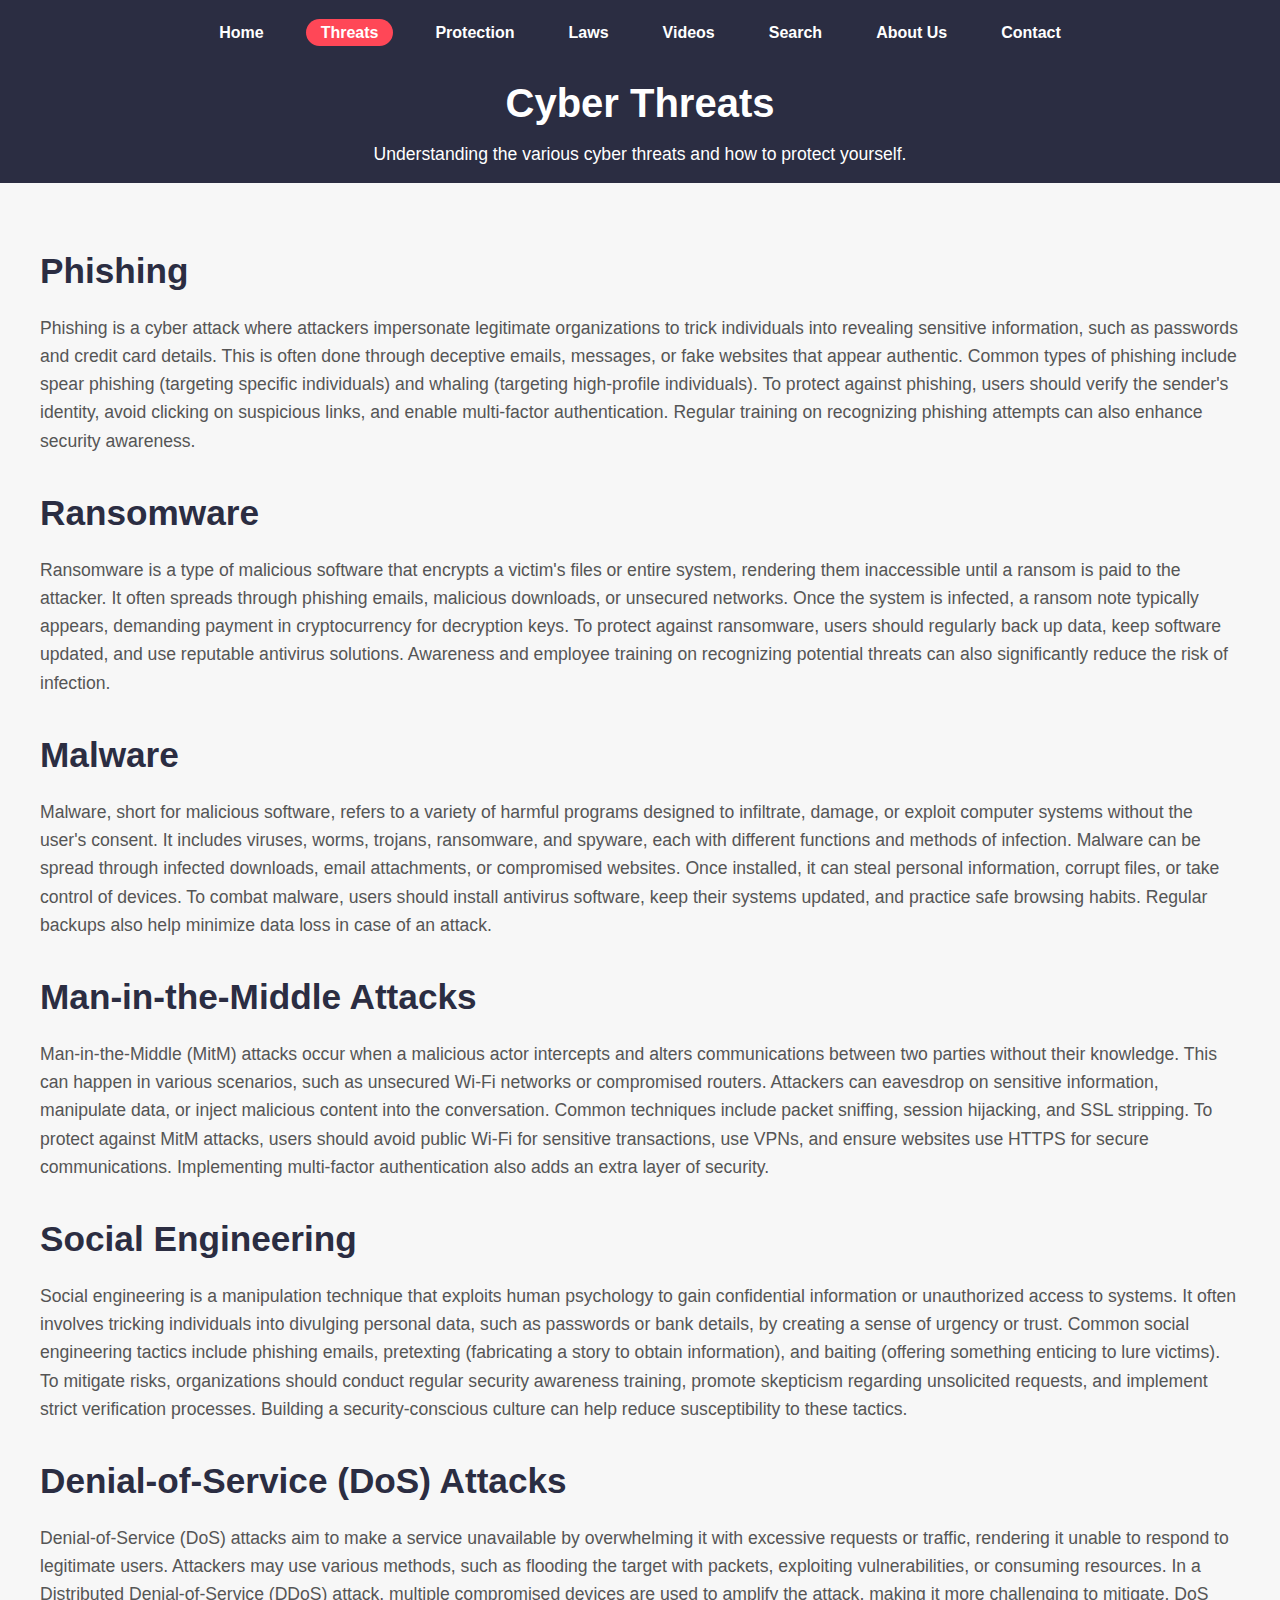
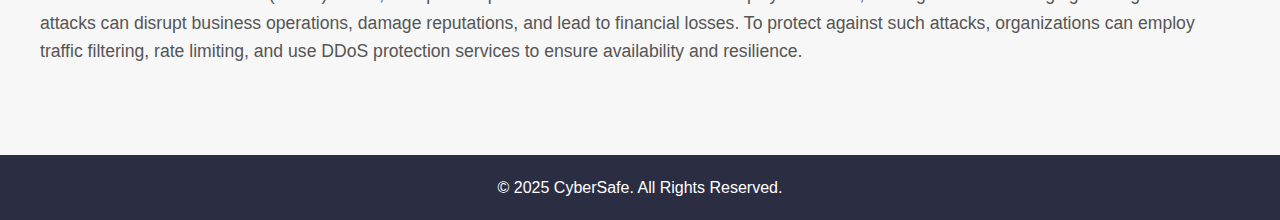
<file: threats.html>
<!DOCTYPE html>
<html lang="en">
<head>
    <meta charset="UTF-8">
    <meta name="viewport" content="width=device-width, initial-scale=1.0">
    <meta http-equiv="X-UA-Compatible" content="ie=edge">
    <link rel="stylesheet" href="style.css"> <!-- Main styles -->
    <style>
        /* General styles */
* {
    margin: 0;
    padding: 0;
    box-sizing: border-box;
}

body {
    font-family: 'Arial', sans-serif;
    background-color: #ffffff;
    color: #333;
    line-height: 1.6;
}

/* Header styles (same across all pages) */
header {
    background-color: #2b2d42;
    padding: 10px 10px;
    color: #ffffff;
    text-align: center;
    box-shadow: 0 2px 5px rgba(0, 0, 0, 0.2);
}

nav ul {
    display: flex;
    justify-content: center;
    list-style: none;
    padding: 10px 0;
}

nav ul li {
    margin: 0 15px;
}

nav ul li a {
    color: #ffffff;
    text-decoration: none;
    padding: 8px 12px;
    font-weight: bold;
    font-size: 1rem;
    border-radius: 5px;
    transition: background-color 0.3s ease;
}

nav ul li a.active, nav ul li a:hover {
    background-color: #ff4757; /* Red hover effect */
}

/* Threats Section Hero */
.threats-hero {
    background-color: #2b2d42;
    color: white;
    padding: 5px 5px;
    text-align: center;
}

.threats-hero h2 {
    font-size: 2.5rem;
    margin-bottom: 5px;
    font-family: 'Poppins', sans-serif;
}

.threats-hero p {
    font-size: 1.1rem;
    margin-bottom: 10px;
    font-family: 'Roboto', sans-serif;
}

/* Threats Content Section */
.threats-content {
    padding: 60px 20px;
    background-color: #f7f7f7;
}

.threats-content .container {
    max-width: 1200px;
    margin: auto;
    text-align: left;
}

.threats-content h3 {
    font-size: 2.2rem;
    margin-bottom: 15px;
    font-family: 'Poppins', sans-serif;
    color: #2b2d42;
}

.threats-content p {
    font-size: 1.1rem;
    margin-bottom: 30px;
    font-family: 'Roboto', sans-serif;
    color: #555;
}

/* Footer styles (same across all pages) */
footer {
    background-color: #2b2d42;
    color: white;
    padding: 20px 0;
    text-align: center;
    font-size: 1rem;
    font-family: 'Roboto', sans-serif;
}

/* Responsive Design */
@media (max-width: 768px) {
    .threats-content h3 {
        font-size: 1.8rem;
    }

    .threats-content p {
        font-size: 1rem;
    }
}

    </style>
    <title>Threats - Cyber Security Awareness</title>
</head>
<body>
    <header>
        <nav>
            <ul>
                <li><a href="index.html">Home</a></li>
                <li><a href="threats.html" class="active">Threats</a></li>
                <li><a href="protection.html">Protection</a></li>
                <li><a href="laws.html">Laws</a></li>
                <li><a href="videos.html">Videos</a></li>
                <li><a href="search.html">Search</a></li>
                <li><a href="about.html">About Us</a></li>
                <li><a href="contact.html">Contact</a></li>

            </ul>
        </nav>
    </header>

    <section class="threats-hero">
        <div class="container">
            <h2>Cyber Threats</h2>
            <p>Understanding the various cyber threats and how to protect yourself.</p>
        </div>
    </section>

    <section class="threats-content">
        <div class="container">
            <h3>Phishing</h3>
            <p>
                Phishing is a cyber attack where attackers impersonate legitimate organizations to trick individuals into revealing sensitive information, such as passwords and credit card details. This is often done through deceptive emails, messages, or fake websites that appear authentic. Common types of phishing include spear phishing (targeting specific individuals) and whaling (targeting high-profile individuals). To protect against phishing, users should verify the sender's identity, avoid clicking on suspicious links, and enable multi-factor authentication. Regular training on recognizing phishing attempts can also enhance security awareness.        
            </p>
            <h3>Ransomware</h3>
           <p>
            Ransomware is a type of malicious software that encrypts a victim's files or entire system, rendering them inaccessible until a ransom is paid to the attacker. It often spreads through phishing emails, malicious downloads, or unsecured networks. Once the system is infected, a ransom note typically appears, demanding payment in cryptocurrency for decryption keys. To protect against ransomware, users should regularly back up data, keep software updated, and use reputable antivirus solutions. Awareness and employee training on recognizing potential threats can also significantly reduce the risk of infection.
           </p>
            <h3>Malware</h3>
           <p>
            Malware, short for malicious software, refers to a variety of harmful programs designed to infiltrate, damage, or exploit computer systems without the user's consent. It includes viruses, worms, trojans, ransomware, and spyware, each with different functions and methods of infection. Malware can be spread through infected downloads, email attachments, or compromised websites. Once installed, it can steal personal information, corrupt files, or take control of devices. To combat malware, users should install antivirus software, keep their systems updated, and practice safe browsing habits. Regular backups also help minimize data loss in case of an attack.
           </p>
            <h3>Man-in-the-Middle Attacks</h3>
            <p>
                Man-in-the-Middle (MitM) attacks occur when a malicious actor intercepts and alters communications between two parties without their knowledge. This can happen in various scenarios, such as unsecured Wi-Fi networks or compromised routers. Attackers can eavesdrop on sensitive information, manipulate data, or inject malicious content into the conversation. Common techniques include packet sniffing, session hijacking, and SSL stripping. To protect against MitM attacks, users should avoid public Wi-Fi for sensitive transactions, use VPNs, and ensure websites use HTTPS for secure communications. Implementing multi-factor authentication also adds an extra layer of security.
            </p>
            <h3>Social Engineering</h3>
            <p>
                Social engineering is a manipulation technique that exploits human psychology to gain confidential information or unauthorized access to systems. It often involves tricking individuals into divulging personal data, such as passwords or bank details, by creating a sense of urgency or trust. Common social engineering tactics include phishing emails, pretexting (fabricating a story to obtain information), and baiting (offering something enticing to lure victims). To mitigate risks, organizations should conduct regular security awareness training, promote skepticism regarding unsolicited requests, and implement strict verification processes. Building a security-conscious culture can help reduce susceptibility to these tactics.
            </p>
            <h3>Denial-of-Service (DoS) Attacks</h3>
            <p>
                Denial-of-Service (DoS) attacks aim to make a service unavailable by overwhelming it with excessive requests or traffic, rendering it unable to respond to legitimate users. Attackers may use various methods, such as flooding the target with packets, exploiting vulnerabilities, or consuming resources. In a Distributed Denial-of-Service (DDoS) attack, multiple compromised devices are used to amplify the attack, making it more challenging to mitigate. DoS attacks can disrupt business operations, damage reputations, and lead to financial losses. To protect against such attacks, organizations can employ traffic filtering, rate limiting, and use DDoS protection services to ensure availability and resilience.
            </p>
        </div>
    </section>

    <footer>
        <p>&copy; 2025 CyberSafe. All Rights Reserved.</p>
    </footer>
</body>
</html>
</file>
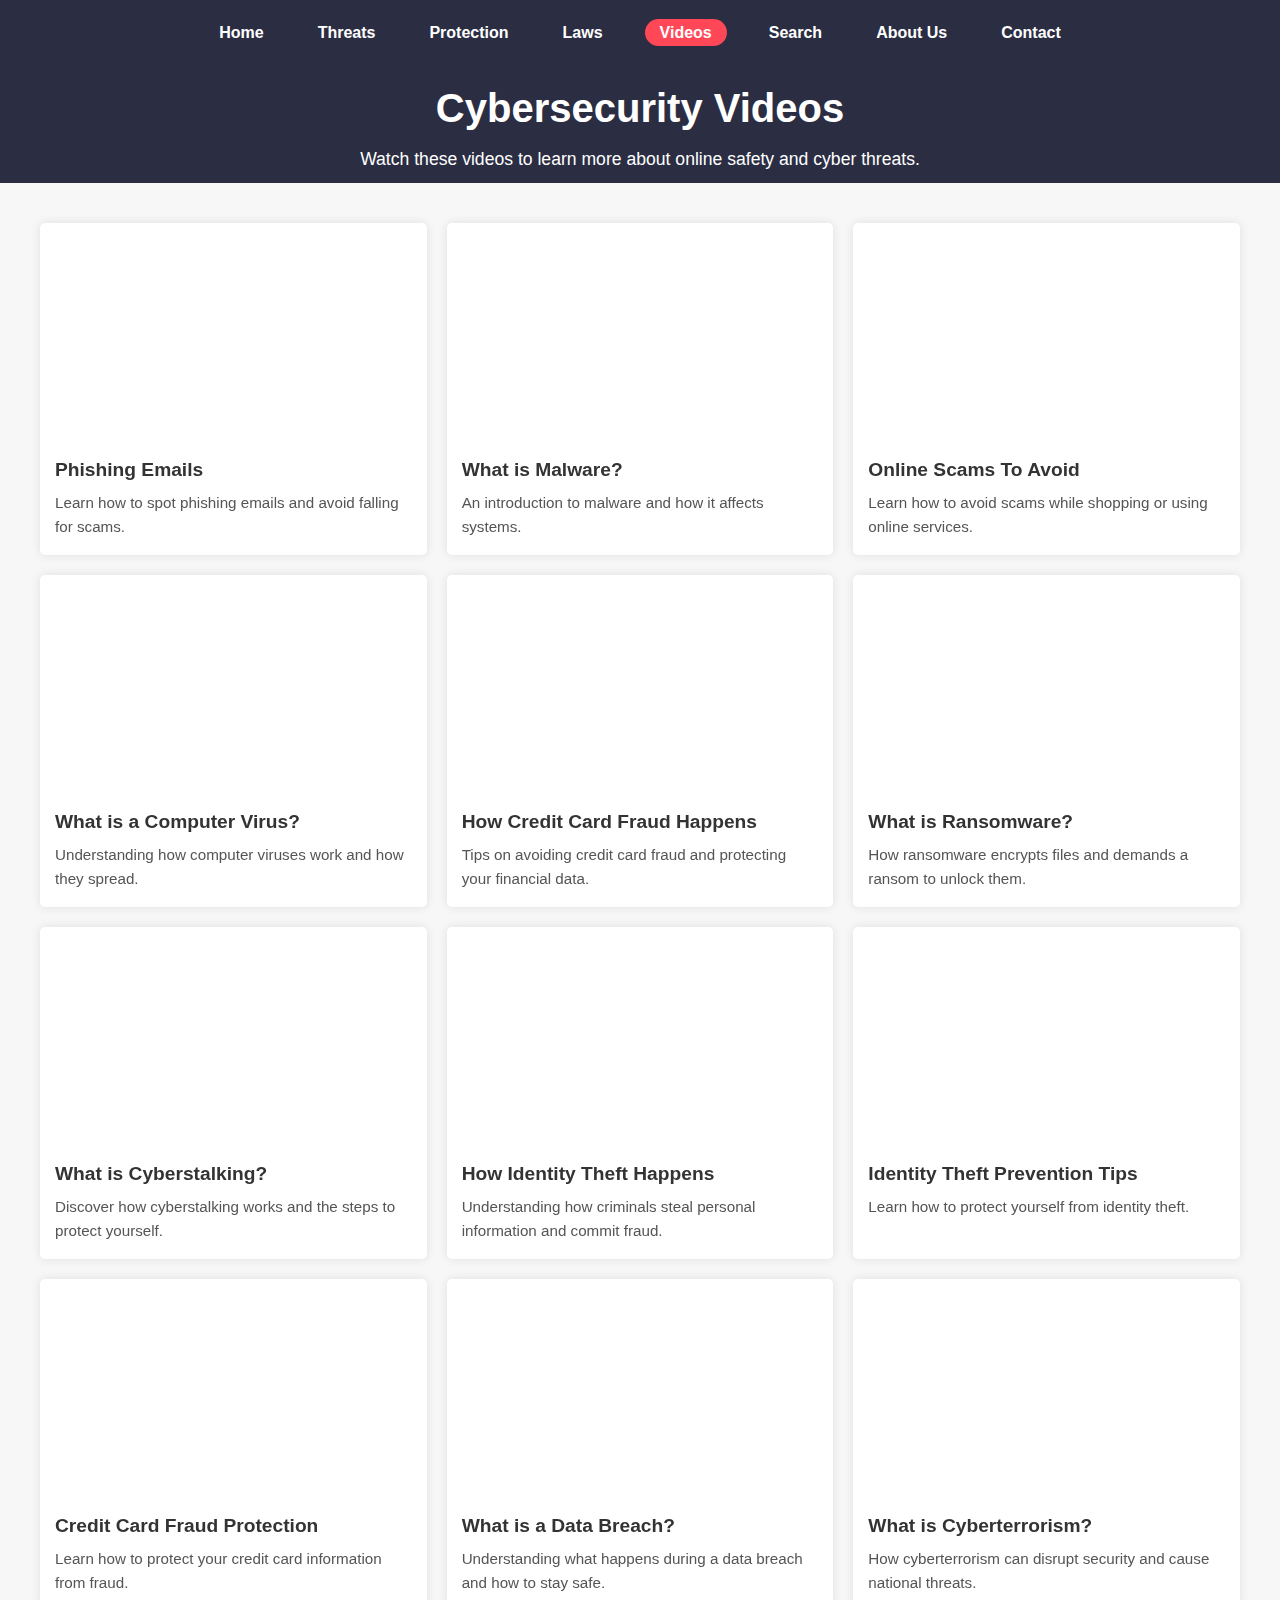
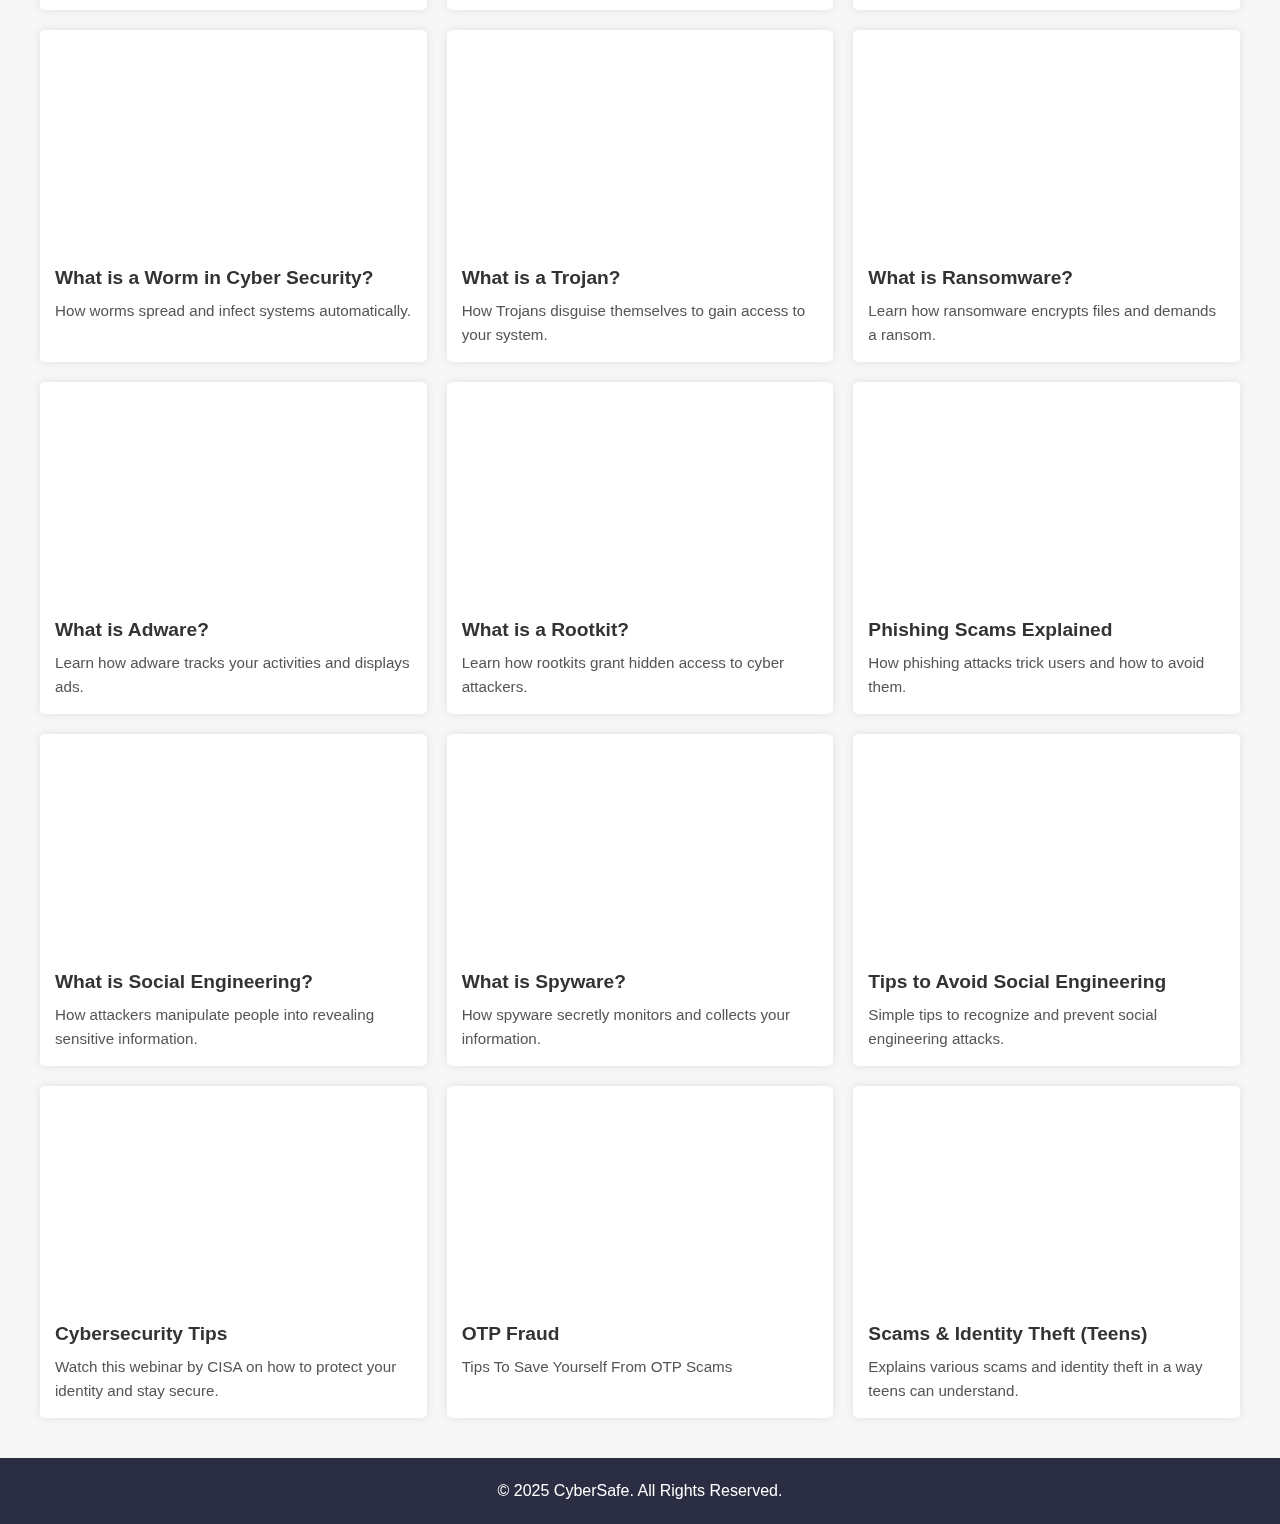
<file: videos.html>
<!DOCTYPE html>
<html lang="en">
<head>
    <meta charset="UTF-8">
    <meta name="viewport" content="width=device-width, initial-scale=1.0">
    <meta http-equiv="X-UA-Compatible" content="ie=edge">
    <link rel="stylesheet" href="style.css"> <!-- Main styles -->
    <style>
        * {
            margin: 0;
            padding: 0;
            box-sizing: border-box;
        }

        body {
            font-family: 'Arial', sans-serif;
            background-color: #ffffff;
            color: #333;
            line-height: 1.6;
        }

        header {
            background-color: #2b2d42;
            padding: 10px 10px;
            color: #ffffff;
            text-align: center;
            box-shadow: 0 2px 5px rgba(0, 0, 0, 0.2);
        }

        nav ul {
            display: flex;
            justify-content: center;
            list-style: none;
            padding: 10px 0;
        }

        nav ul li {
            margin: 0 15px;
        }

        nav ul li a {
            color: #ffffff;
            text-decoration: none;
            padding: 8px 12px;
            font-weight: bold;
            font-size: 1rem;
            border-radius: 5px;
            transition: background-color 0.3s ease;
        }

        nav ul li a.active, nav ul li a:hover {
            background-color: #ff4757;
        }

        .video-hero {
            background-color: #2b2d42;
            color: white;
            padding: 10px;
            text-align: center;
        }

        .video-hero h2 {
            font-size: 2.5rem;
            margin-bottom: 5px;
            font-family: 'Poppins', sans-serif;
        }

        .video-hero p {
            font-size: 1.1rem;
            margin-bottom: 0px;
            font-family: 'Roboto', sans-serif;
        }

        .video-section {
            padding: 40px 20px;
            background-color: #f7f7f7;
        }

        .video-section .container {
            max-width: 1200px;
            margin: auto;
            display: grid;
            grid-template-columns: repeat(auto-fit, minmax(300px, 1fr));
            gap: 20px;
        }

        .video-card {
            background-color: #ffffff;
            padding: 15px;
            box-shadow: 0 0 10px rgba(0, 0, 0, 0.1);
            border-radius: 5px;
            transition: transform 0.3s ease;
        }

        .video-card:hover {
            transform: scale(1.02);
        }

        .video-card iframe {
            width: 100%;
            height: 200px;
            border: none;
            border-radius: 5px;
        }

        .video-card h3 {
            margin-top: 10px;
            font-size: 1.2rem;
        }

        .video-card p {
            font-size: 0.95rem;
            margin-top: 5px;
            color: #555;
        }

        footer {
            background-color: #2b2d42;
            color: white;
            padding: 20px 0;
            text-align: center;
            font-size: 1rem;
            font-family: 'Roboto', sans-serif;
        }

        @media (max-width: 768px) {
            .video-hero h2 {
                font-size: 2rem;
            }
        }
    </style>
    <title>Videos - Cyber Security Awareness</title>
</head>
<body>
    <header>
        <nav>
            <ul>
                <li><a href="index.html">Home</a></li>
                <li><a href="threats.html">Threats</a></li>
                <li><a href="protection.html">Protection</a></li>
                <li><a href="laws.html">Laws</a></li>
                <li><a href="videos.html" class="active">Videos</a></li>
                <li><a href="search.html">Search</a></li>
                <li><a href="about.html">About Us</a></li>
                <li><a href="contact.html">Contact</a></li>
            </ul>
        </nav>
    </header>

    <section class="video-hero">
        <div class="container">
            <h2>Cybersecurity Videos</h2>
            <p>Watch these videos to learn more about online safety and cyber threats.</p>
        </div>
    </section>

    <section class="video-section">
        <div class="container">

            <div class="video-card">
                <iframe src="https://www.youtube.com/embed/o0btqyGWIQw" allowfullscreen></iframe>
                <h3>Phishing Emails</h3>
                <p>Learn how to spot phishing emails and avoid falling for scams.</p>
            </div>

            <div class="video-card">
                <iframe src="https://www.youtube.com/embed/NMYbkzjI5EY" allowfullscreen></iframe>
                <h3>What is Malware?</h3>
                <p>An introduction to malware and how it affects systems.</p>
            </div>
    
            <div class="video-card">
                <iframe src="https://www.youtube.com/embed/HOntUrG655U&t=315s" allowfullscreen></iframe>
                <h3>Online Scams To Avoid</h3>
                <p>Learn how to avoid scams while shopping or using online services.</p>
            </div>

            <div class="video-card">
                <iframe src="https://www.youtube.com/embed/Ip-u5NZJiwY" allowfullscreen></iframe>
                <h3>What is a Computer Virus?</h3>
                <p>Understanding how computer viruses work and how they spread.</p>
            </div>
    
            <div class="video-card">
                <iframe src="https://www.youtube.com/embed/YvBwDVv98YI" allowfullscreen></iframe>
                <h3>How Credit Card Fraud Happens</h3>
                <p>Tips on avoiding credit card fraud and protecting your financial data.</p>
            </div>
    
            <div class="video-card">
                <iframe src="https://www.youtube.com/embed/lIsWpCMBxHQ" allowfullscreen></iframe>
                <h3>What is Ransomware?</h3>
                <p>How ransomware encrypts files and demands a ransom to unlock them.</p>
            </div>
    
            <div class="video-card">
                <iframe src="https://www.youtube.com/embed/5v-Sb0-ys90" allowfullscreen></iframe>
                <h3>What is Cyberstalking?</h3>
                <p>Discover how cyberstalking works and the steps to protect yourself.</p>
            </div>
    
            <div class="video-card">
                <iframe src="https://www.youtube.com/embed/kDFeSUUwRnA" allowfullscreen></iframe>
                <h3>How Identity Theft Happens</h3>
                <p>Understanding how criminals steal personal information and commit fraud.</p>
            </div>

            <div class="video-card">
                <iframe src="https://www.youtube.com/embed/Fztuohj3Fck" allowfullscreen></iframe>
                <h3>Identity Theft Prevention Tips</h3>
                <p>Learn how to protect yourself from identity theft.</p>
            </div>
            
            <div class="video-card">
                <iframe src="https://www.youtube.com/embed/MdAZPTiy6fQ" allowfullscreen></iframe>
                <h3>Credit Card Fraud Protection</h3>
                <p>Learn how to protect your credit card information from fraud.</p>
            </div>
            
            <div class="video-card">
                <iframe src="https://www.youtube.com/embed/NeUmClyrwBs" allowfullscreen></iframe>
                <h3>What is a Data Breach?</h3>
                <p>Understanding what happens during a data breach and how to stay safe.</p>
            </div>
            
            <div class="video-card">
                <iframe src="https://www.youtube.com/embed/vCvdsO_mAfk" allowfullscreen></iframe>
                <h3>What is Cyberterrorism?</h3>
                <p>How cyberterrorism can disrupt security and cause national threats.</p>
            </div>
            
            <div class="video-card">
                <iframe src="https://www.youtube.com/embed/oyUsZu6ygq8" allowfullscreen></iframe>
                <h3>What is a Worm in Cyber Security?</h3>
                <p>How worms spread and infect systems automatically.</p>
            </div>
            
            <div class="video-card">
                <iframe src="https://www.youtube.com/embed/2la-gGNiywU" allowfullscreen></iframe>
                <h3>What is a Trojan?</h3>
                <p>How Trojans disguise themselves to gain access to your system.</p>
            </div>
            
            <div class="video-card">
                <iframe src="https://www.youtube.com/embed/lIsWpCMBxHQ" allowfullscreen></iframe>
                <h3>What is Ransomware?</h3>
                <p>Learn how ransomware encrypts files and demands a ransom.</p>
            </div>
            
            <div class="video-card">
                <iframe src="https://www.youtube.com/embed/jIyIqjOlqzY" allowfullscreen></iframe>
                <h3>What is Adware?</h3>
                <p>Learn how adware tracks your activities and displays ads.</p>
            </div>
            
            <div class="video-card">
                <iframe src="https://www.youtube.com/embed/jO9lDsNuyv4" allowfullscreen></iframe>
                <h3>What is a Rootkit?</h3>
                <p>Learn how rootkits grant hidden access to cyber attackers.</p>
            </div>
            
            <div class="video-card">
                <iframe src="https://www.youtube.com/embed/Yz0PnAkeRiI" allowfullscreen></iframe>
                <h3>Phishing Scams Explained</h3>
                <p>How phishing attacks trick users and how to avoid them.</p>
            </div>
            
            <div class="video-card">
                <iframe src="https://www.youtube.com/embed/uvKTMgWRPw4" allowfullscreen></iframe>
                <h3>What is Social Engineering?</h3>
                <p>How attackers manipulate people into revealing sensitive information.</p>
            </div>

            <div class="video-card">
                <iframe src="https://www.youtube.com/embed/Z3pp14oUiA" allowfullscreen></iframe>
                <h3>What is Spyware?</h3>
                <p>How spyware secretly monitors and collects your information.</p>
            </div>
            
            <div class="video-card">
                <iframe src="https://www.youtube.com/embed/XEtvwzN_xJk" allowfullscreen></iframe>
                <h3>Tips to Avoid Social Engineering</h3>
                <p>Simple tips to recognize and prevent social engineering attacks.</p>
            </div>
            
            <div class="video-card">
                <iframe src="https://www.youtube.com/embed/wFP8LIYiamQ" allowfullscreen></iframe>
                <h3>Cybersecurity Tips</h3>
                <p>Watch this webinar by CISA on how to protect your identity and stay secure.</p>
            </div>
            
            <div class="video-card">
                <iframe src="https://www.youtube.com/embed/vLFeO7yjeUU" allowfullscreen></iframe>
                <h3>OTP Fraud</h3>
                <p>Tips To Save Yourself From OTP Scams</p>
            </div>

            <div class="video-card">
                <iframe src="https://www.youtube.com/embed/a9Q6wHwdKlo" allowfullscreen></iframe>
                <h3>Scams & Identity Theft (Teens)</h3>
                <p>Explains various scams and identity theft in a way teens can understand.</p>
            </div>
        </div>
    </section>
    

    <footer>
        <p>&copy; 2025 CyberSafe. All Rights Reserved.</p>
    </footer>
</body>
</html>
</file>
<file: style.css>
/* General styles */
* {
    margin: 0;
    padding: 0;
    box-sizing: border-box;
}

body {
    font-family: 'Arial', sans-serif;
    background-color: #f4f4f9;
    color: #333;
    line-height: 1.6;
}

/* Header styles */
header {
    background-color: rgba(43, 45, 66, 1)    ;
    padding: 10px 20px;  /* Reduced padding */
    color: #ffffff;
    text-align: center;
}

header .logo h1 {
    font-size: 2.5rem;  /* Reduced font size */
    margin-bottom: 5px;
    font-family: 'Poppins', sans-serif;
    font-weight: 600;
}

nav ul {
    display: flex;
    justify-content: center;
    list-style: none;
    padding: 10px 0;  /* Reduced padding */
}

nav ul li {
    margin: 0 15px;  /* Reduced spacing between menu items */
}

nav ul li a {
    color: #ffffff;
    text-decoration: none;
    padding: 5px 10px;  /* Reduced padding */
    font-weight: bold;
    font-size: 1rem;
    transition: background-color 0.3s ease;
}

nav ul li a.active, nav ul li a:hover {
    background-color: #ff4757;
    border-radius: 20px;
    padding: 5px 15px;  /* Reduced padding */
}

/* Hero section */
.hero {
    background: linear-gradient(rgba(43, 45, 66, 0.7), rgba(43, 45, 66, 0.7)), url('https://cdn.pixabay.com/photo/2018/05/14/16/25/cyber-security-3400657_1280.jpg') no-repeat center center/cover;
    height: 60vh;  /* Reduced height */
    display: flex;
    justify-content: center;
    align-items: center;
    color: white;
    text-align: center;
    padding: 20px;  /* Reduced padding */
}

.hero h2 {
    font-size: 2.5rem;  /* Reduced font size */
    font-weight: bold;
    margin-bottom: 15px;
    font-family: 'Poppins', sans-serif;
}

.hero p {
    font-size: 1.2rem;  /* Reduced font size */
    margin-bottom: 20px;  /* Reduced spacing */
    font-family: 'Roboto', sans-serif;
}

.hero .btn {
    background-color: #ef233c;
    color: white;
    padding: 10px 20px;  /* Reduced padding */
    text-decoration: none;
    font-size: 1rem;
    font-weight: bold;
    border-radius: 20px;
    transition: background-color 0.3s ease;
}

.hero .btn:hover {
    background-color: #d90429;
}

/* Info cards section */
.info-cards {
    display: flex;
    justify-content: space-around;
    padding: 40px 20px;  /* Reduced padding */
    background-color: #edf2f4;
}

.info-cards .card {
    background-color: #ffffff;
    padding: 20px;
    width: 28%;
    border-radius: 10px;
    box-shadow: 0 8px 16px rgba(0, 0, 0, 0.1);
    text-align: center;
    transition: transform 0.3s ease;
}

.info-cards .card:hover {
    transform: translateY(-10px);
}

.info-cards .card h3 {
    font-size: 1.6rem;  /* Reduced font size */
    margin-bottom: 10px;  /* Reduced spacing */
    font-family: 'Poppins', sans-serif;
    color: #2b2d42;
}

.info-cards .card p {
    font-size: 1rem;  /* Reduced font size */
    margin-bottom: 15px;  /* Reduced spacing */
    font-family: 'Roboto', sans-serif;
    color: #333;
}

.info-cards .card-btn {
    background-color: #ef233c;
    color: white;
    padding: 8px 15px;  /* Reduced padding */
    text-decoration: none;
    border-radius: 20px;
    transition: background-color 0.3s ease;
}

.info-cards .card-btn:hover {
    background-color: #d90429;
}

/* Footer styles */
footer {
    background-color: #2b2d42;
    color: white;
    padding: 20px 0;  /* Reduced padding */
    text-align: center;
    font-size: 1rem;
    font-family: 'Roboto', sans-serif;
}

footer p {
    margin: 0;
}

/* Responsive Design */
@media (max-width: 768px) {
    .info-cards {
        flex-direction: column;
        align-items: center;
    }

    .info-cards .card {
        width: 80%;
        margin-bottom: 20px;
    }
}
</file>
